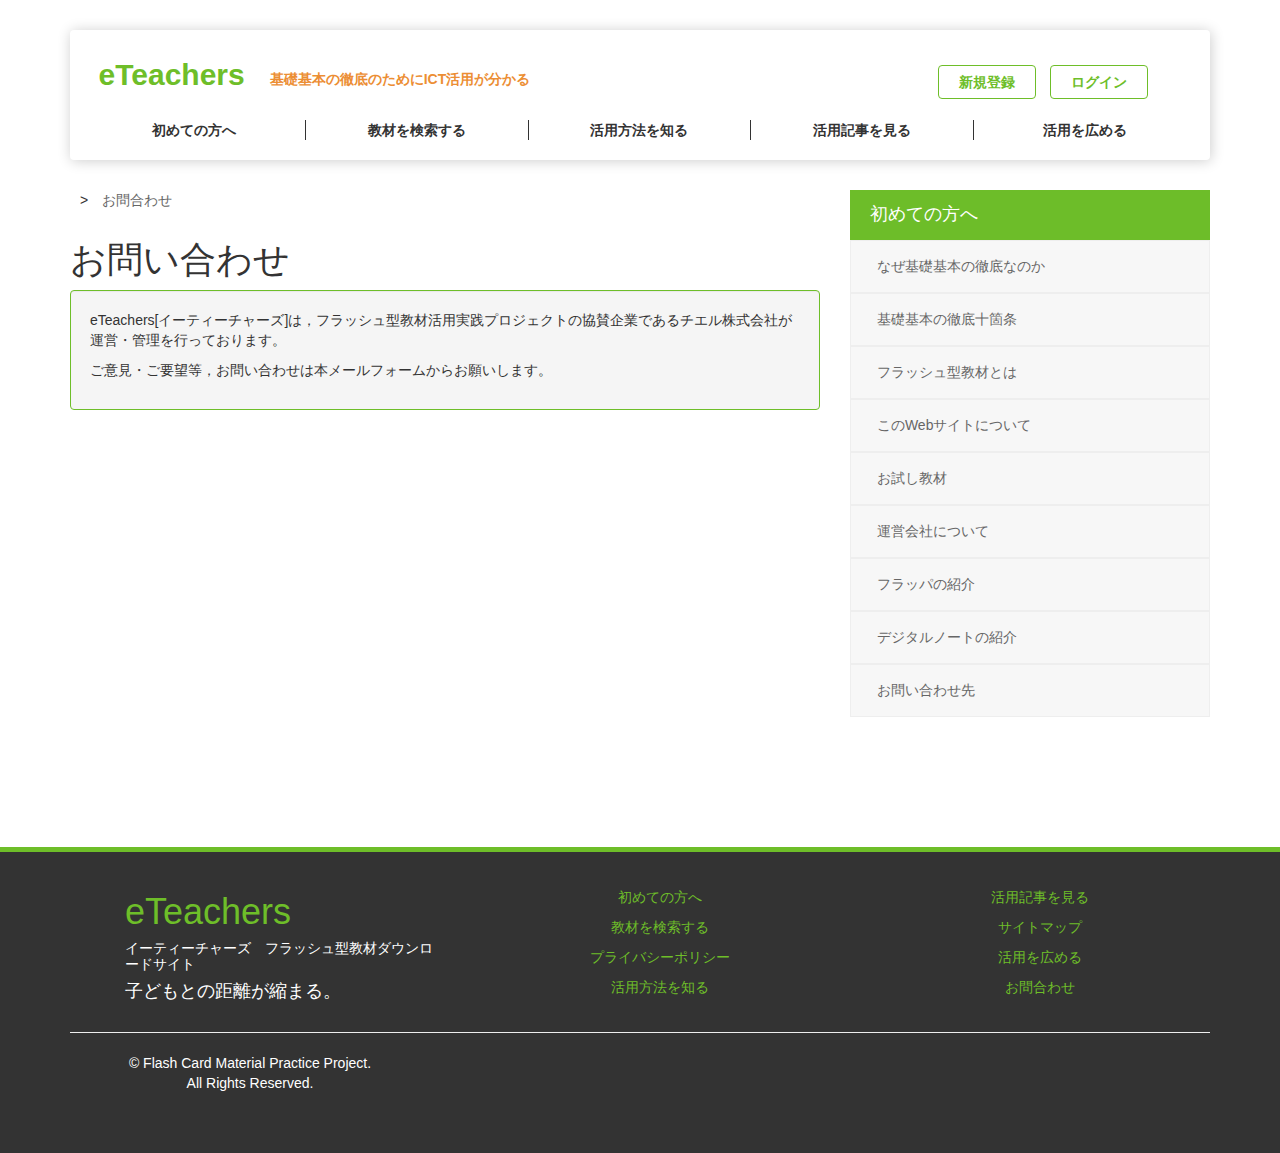
<file: contact/index.html>
<!DOCTYPE html>
<html>
<head>
  <link rel="stylesheet" href="../assets/css/bootstrap.css">
  <link rel="stylesheet" href="../assets/css/master.css">
  <link rel="stylesheet" href="../assets/css/nav.css">
  <link rel="stylesheet" href="../assets/css/top.css">

  <script src="https://ajax.googleapis.com/ajax/libs/jquery/2.2.4/jquery.min.js"></script></script>
  <script src="../assets/js/main.js"></script>
  <script src="../assets/js/bootstrap.js"></script>


  <link href="https://maxcdn.bootstrapcdn.com/font-awesome/4.6.3/css/font-awesome.min.css" rel="stylesheet" integrity="sha384-T8Gy5hrqNKT+hzMclPo118YTQO6cYprQmhrYwIiQ/3axmI1hQomh7Ud2hPOy8SP1" crossorigin="anonymous">

  <meta http-equiv="Content-Type" content="text/html; charset=UTF-8">

  <title>基礎基本の徹底のためのICT活用事例 | eTeachers</title>
</head>

<body>
  <div class="container">
    <nav class="top-nav">
      <div class="nav-contents">
        <div class="row">
          <div class="col-sm-9">
            <a class="navbar-brand" href="../">eTeachers</a>
            <span class="navbar-brand-sub">基礎基本の徹底のためにICT活用が分かる</span>
          </div>

          <div class="col-sm-3">
            <div class="top-nav-registration">
              <button class="btn btn-primary">新規登録</button>
              <button class="btn btn-primary">ログイン</button>
            </div>
          </div>
        </div><!-- row-->

        <div class="row">
          <ul class="nav-items">
            <li><a href="../guide/index.html">初めての方へ</a></li>
            <li><a href="../register.html">教材を検索する</a></li>
            <li><a href="../how-to/learn.html">活用方法を知る</a></li>
            <li><a href="../articles/index.html">活用記事を見る</a></li>
            <li><a href="../package/index.html">活用を広める</a></li>
          </ul>
        </div><!-- row-->
      </div><!-- nav-contents -->
    </nav>
  </div><!-- container -->

  <div class="container"> 
    <div class="row">
      <div class="col-md-8">
        <div class="sub-nav">
          <ul>
            <li><a href="../"><i class="fa fa-home" aria-hidden="true"></i></a></li>
            <li><a href="../contact/index.html">お問合わせ</a></li>
          </ul> 
        </div><!-- sub-nav -->

        <section class="post-content">
          <h1>お問い合わせ</h1>

          <div class="well">
            <p>
              eTeachers[イーティーチャーズ]は，フラッシュ型教材活用実践プロジェクトの協賛企業であるチエル株式会社が運営・管理を行っております。
            </p>
            <p>
              ご意見・ご要望等，お問い合わせは本メールフォームからお願いします。
            </p>
          </div><!-- well -->
        </section><!-- post-content -->
      </div><!-- col-md-8 -->

      <div class="col-md-4">
        <div class="sidebar-nav">
          <div class="sidebar-nav-heading">
            <h4>初めての方へ</h4>
          </div>

          <div class="sidebar-nav-items">
            <ul>
              <a href="../"><li>なぜ基礎基本の徹底なのか</li></a>
              <a href="../"><li>基礎基本の徹底十箇条</li></a>
              <a href="../"><li>フラッシュ型教材とは</li></a>
              <a href="../"><li>このWebサイトについて</li></a>
              <a href="../guide/challenge.html"><li>お試し教材</li></a>
              <a href="../"><li>運営会社について</li></a>
              <a href="../"><li>フラッパの紹介</li></a>
              <a href="../"><li>デジタルノートの紹介</li></a>
              <a href="../contact/index.html"><li>お問い合わせ先</li></a>
            </ul>
          </div><!-- sidebar-nav-items -->
        </div><!-- sidebar-nav -->

        
      </div><!-- col-md-4 -->
    </div><!-- row -->
  </div><!-- container -->

  

  <footer class="footer">
    <div class="container text-center">
      <br>
      <div class="row">
        <div class="col-lg-12">
          <div class="col-md-4">
            <ul class="footer-company">
              <h1 class="footer-brand">eTeachers</h1>
              <h5>イーティーチャーズ　フラッシュ型教材ダウンロードサイト</h5>
              <h4>子どもとの距離が縮まる。</h4>
            </ul>
          </div>
          <div class="col-md-4">
            <ul class="footer-links">
              <li><a href="../guide/index.html">初めての方へ</a></li>
              <li><a href="../register.html">教材を検索する</a></li>
              <li><a href="../privacy/index.html">プライバシーポリシー</a></li>
              <li><a href="../how-to/learn.html">活用方法を知る</a></li>
            </ul>
          </div>
          <div class="col-md-4">
            <ul class="footer-links">
              <li><a href="../articles/index.html">活用記事を見る</a></li>   
              <li><a href="../#">サイトマップ</a></li> 
              <li><a href="../package/index.html">活用を広める</a></li>
              <li><a href="../contact/index.html">お問合わせ</a></li>
            </ul>
          </div>  
        </div>
      </div><!-- row -->
      <hr>
        <div class="row">
            <div class="col-md-4">
              <p>© Flash Card Material Practice Project.<br>All Rights Reserved.</p>
            </div>
        </div>
    </div>
  </footer>
</body>

</html>
</file>
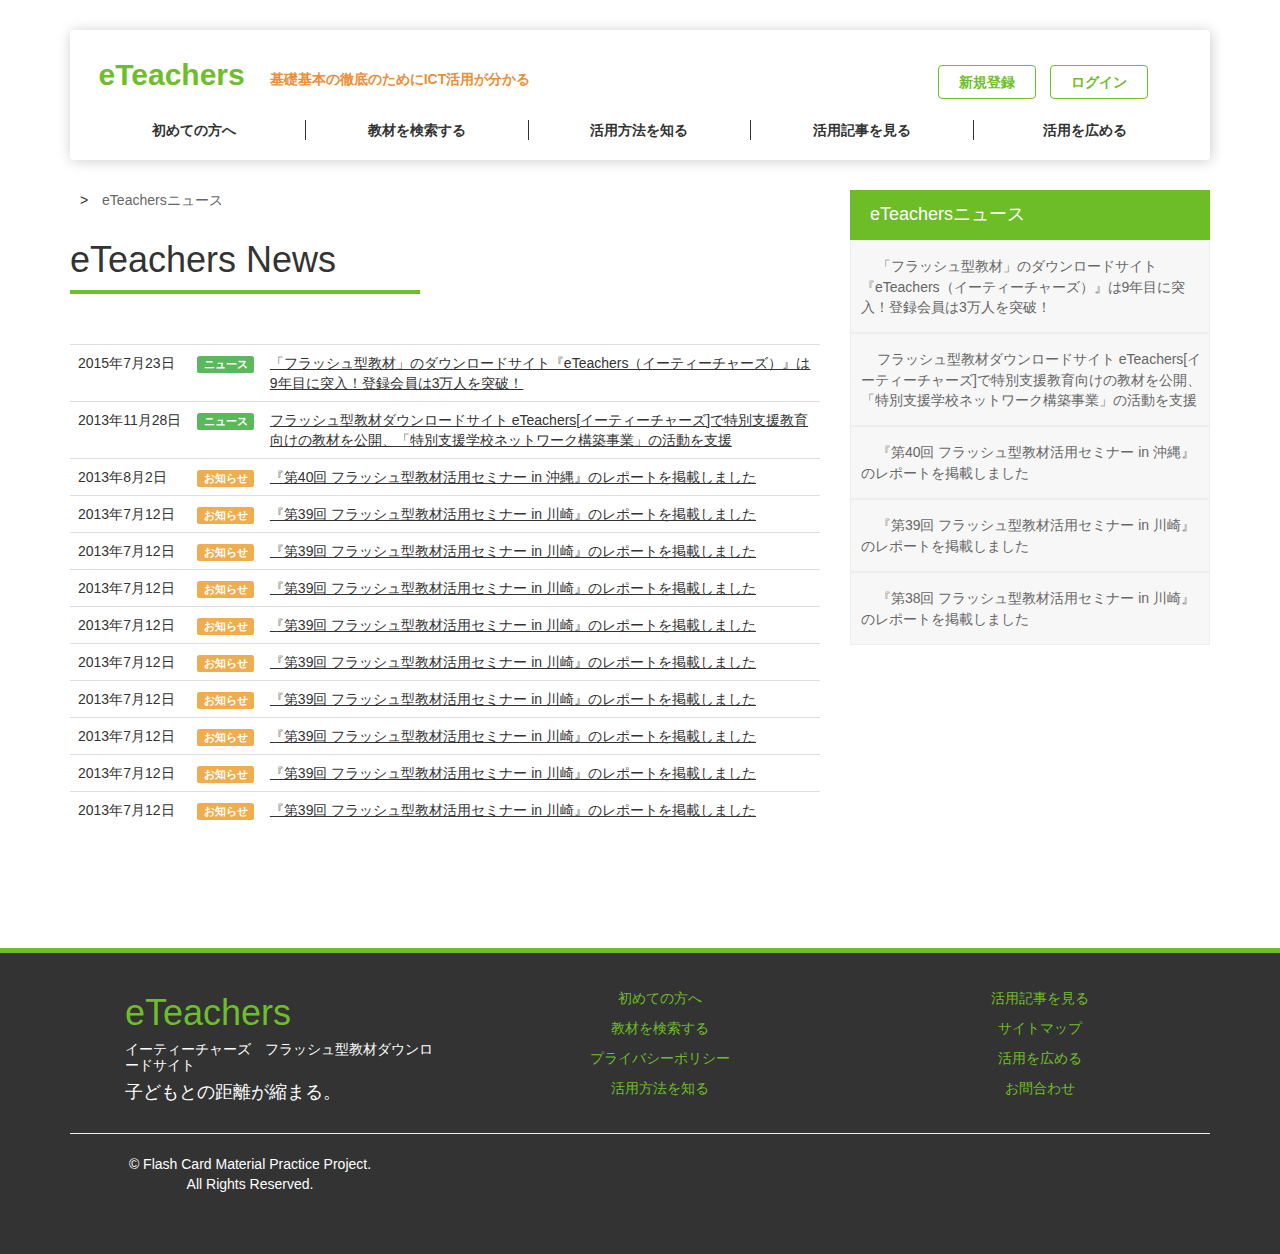
<file: news/index.html>
<!DOCTYPE html>
<html>
<head>
  <link rel="stylesheet" href="../assets/css/bootstrap.css">
  <link rel="stylesheet" href="../assets/css/master.css">
  <link rel="stylesheet" href="../assets/css/nav.css">
  <link rel="stylesheet" href="../assets/css/top.css">

  <script src="https://ajax.googleapis.com/ajax/libs/jquery/2.2.4/jquery.min.js"></script></script>
  <script src="../assets/js/main.js"></script>
  <script src="../assets/js/bootstrap.js"></script>


  <link href="https://maxcdn.bootstrapcdn.com/font-awesome/4.6.3/css/font-awesome.min.css" rel="stylesheet" integrity="sha384-T8Gy5hrqNKT+hzMclPo118YTQO6cYprQmhrYwIiQ/3axmI1hQomh7Ud2hPOy8SP1" crossorigin="anonymous">

  <meta http-equiv="Content-Type" content="text/html; charset=UTF-8">

  <title>eTeachersニュース | eTeachers</title>
</head>

<body>
  <div class="container">
    <nav class="top-nav">
      <div class="nav-contents">
        <div class="row">
          <div class="col-sm-9">
            <a class="navbar-brand" href="../">eTeachers</a>
            <span class="navbar-brand-sub">基礎基本の徹底のためにICT活用が分かる</span>
          </div>

          <div class="col-sm-3">
            <div class="top-nav-registration">
              <button class="btn btn-primary">新規登録</button>
              <button class="btn btn-primary">ログイン</button>
            </div>
          </div>
        </div><!-- row-->

        <div class="row">
          <ul class="nav-items">
            <li><a href="../guide/index.html">初めての方へ</a></li>
            <li><a href="../register.html">教材を検索する</a></li>
            <li><a href="../how-to/learn.html">活用方法を知る</a></li>
            <li><a href="../articles/index.html">活用記事を見る</a></li>
            <li><a href="../package/index.html">活用を広める</a></li>
          </ul>
        </div><!-- row-->
      </div><!-- nav-contents -->
    </nav>
  </div><!-- container -->

  <div class="container"> 
    <div class="row">
      <div class="col-md-8">
        <div class="sub-nav">
          <ul>
            <li><a href="../"><i class="fa fa-home" aria-hidden="true"></i></a></li>
            <li><a href="../news">eTeachersニュース</a></li>
          </ul> 
        </div><!-- sub-nav -->

        <section class="post-content">

          <h1>eTeachers News</h1>

          <div class="news-break"></div>

          <table class="table news-table">
            <tr>
              <td>2015年7月23日</td>
              <td><label class="label label-success">ニュース</label></td>
              <td><a href="../">「フラッシュ型教材」のダウンロードサイト『eTeachers（イーティーチャーズ）』は9年目に突入！登録会員は3万人を突破！</a></td>
            </tr>
            <tr>
              <td>2013年11月28日</td>
              <td><label class="label label-success">ニュース</label></td>
              <td><a href="../">フラッシュ型教材ダウンロードサイト eTeachers[イーティーチャーズ]で特別支援教育向けの教材を公開、「特別支援学校ネットワーク構築事業」の活動を支援</a></td>
            </tr>
            <tr>
              <td>2013年8月2日</td>
              <td><label class="label label-warning">お知らせ</label></td>
              <td><a href="../">『第40回 フラッシュ型教材活用セミナー in 沖縄』のレポートを掲載しました</a></td>
            </tr>
            <tr>
              <td>2013年7月12日</td>
              <td><label class="label label-warning">お知らせ</label></td>
              <td><a href="../">『第39回 フラッシュ型教材活用セミナー in 川崎』のレポートを掲載しました</a></td>
            </tr> 
            <tr>
              <td>2013年7月12日</td>
              <td><label class="label label-warning">お知らせ</label></td>
              <td><a href="../">『第39回 フラッシュ型教材活用セミナー in 川崎』のレポートを掲載しました</a></td>
            </tr> 
            <tr>
              <td>2013年7月12日</td>
              <td><label class="label label-warning">お知らせ</label></td>
              <td><a href="../">『第39回 フラッシュ型教材活用セミナー in 川崎』のレポートを掲載しました</a></td>
            </tr> 
            <tr>
              <td>2013年7月12日</td>
              <td><label class="label label-warning">お知らせ</label></td>
              <td><a href="../">『第39回 フラッシュ型教材活用セミナー in 川崎』のレポートを掲載しました</a></td>
            </tr> 
            <tr>
              <td>2013年7月12日</td>
              <td><label class="label label-warning">お知らせ</label></td>
              <td><a href="../">『第39回 フラッシュ型教材活用セミナー in 川崎』のレポートを掲載しました</a></td>
            </tr> 
            <tr>
              <td>2013年7月12日</td>
              <td><label class="label label-warning">お知らせ</label></td>
              <td><a href="../">『第39回 フラッシュ型教材活用セミナー in 川崎』のレポートを掲載しました</a></td>
            </tr> 
            <tr>
              <td>2013年7月12日</td>
              <td><label class="label label-warning">お知らせ</label></td>
              <td><a href="../">『第39回 フラッシュ型教材活用セミナー in 川崎』のレポートを掲載しました</a></td>
            </tr> 
            <tr>
              <td>2013年7月12日</td>
              <td><label class="label label-warning">お知らせ</label></td>
              <td><a href="../">『第39回 フラッシュ型教材活用セミナー in 川崎』のレポートを掲載しました</a></td>
            </tr> 
            <tr>
              <td>2013年7月12日</td>
              <td><label class="label label-warning">お知らせ</label></td>
              <td><a href="../">『第39回 フラッシュ型教材活用セミナー in 川崎』のレポートを掲載しました</a></td>
            </tr> 
          </table>
        </section><!-- post-content -->
      </div><!-- col-md-8 -->

      <div class="col-md-4">
        <div class="sidebar-nav">
          <div class="sidebar-nav-heading">
            <h4>eTeachersニュース</h4>
          </div>

          <div class="sidebar-nav-items">
            <ul>
              <a href="../"><li>「フラッシュ型教材」のダウンロードサイト『eTeachers（イーティーチャーズ）』は9年目に突入！登録会員は3万人を突破！</li></a>
              <a href="../"><li>フラッシュ型教材ダウンロードサイト eTeachers[イーティーチャーズ]で特別支援教育向けの教材を公開、「特別支援学校ネットワーク構築事業」の活動を支援</li></a>
              <a href="../"><li>『第40回 フラッシュ型教材活用セミナー in 沖縄』のレポートを掲載しました</li></a>
              <a href="../"><li>『第39回 フラッシュ型教材活用セミナー in 川崎』のレポートを掲載しました</li></a>
              <a href="../"><li>『第38回 フラッシュ型教材活用セミナー in 川崎』のレポートを掲載しました</li></a>
            </ul>
          </div><!-- sidebar-nav-items -->
        </div><!-- sidebar-nav -->

        
      </div><!-- col-md-4 -->
    </div><!-- row -->
  </div><!-- container -->

  

  <footer class="footer">
    <div class="container text-center">
      <br>
      <div class="row">
        <div class="col-lg-12">
          <div class="col-md-4">
            <ul class="footer-company">
              <h1 class="footer-brand">eTeachers</h1>
              <h5>イーティーチャーズ　フラッシュ型教材ダウンロードサイト</h5>
              <h4>子どもとの距離が縮まる。</h4>
            </ul>
          </div>
          <div class="col-md-4">
            <ul class="footer-links">
              <li><a href="../guide/index.html">初めての方へ</a></li>
              <li><a href="../register.html">教材を検索する</a></li>
              <li><a href="../privacy/index.html">プライバシーポリシー</a></li>
              <li><a href="../how-to/learn.html">活用方法を知る</a></li>
            </ul>
          </div>
          <div class="col-md-4">
            <ul class="footer-links">
              <li><a href="../articles/index.html">活用記事を見る</a></li>   
              <li><a href="../#">サイトマップ</a></li> 
              <li><a href="../package/index.html">活用を広める</a></li>
              <li><a href="../contact/index.html">お問合わせ</a></li>
            </ul>
          </div>  
        </div>
      </div><!-- row -->
      <hr>
        <div class="row">
            <div class="col-md-4">
              <p>© Flash Card Material Practice Project.<br>All Rights Reserved.</p>
            </div>
        </div>
    </div>
  </footer>
</body>

</html>
</file>
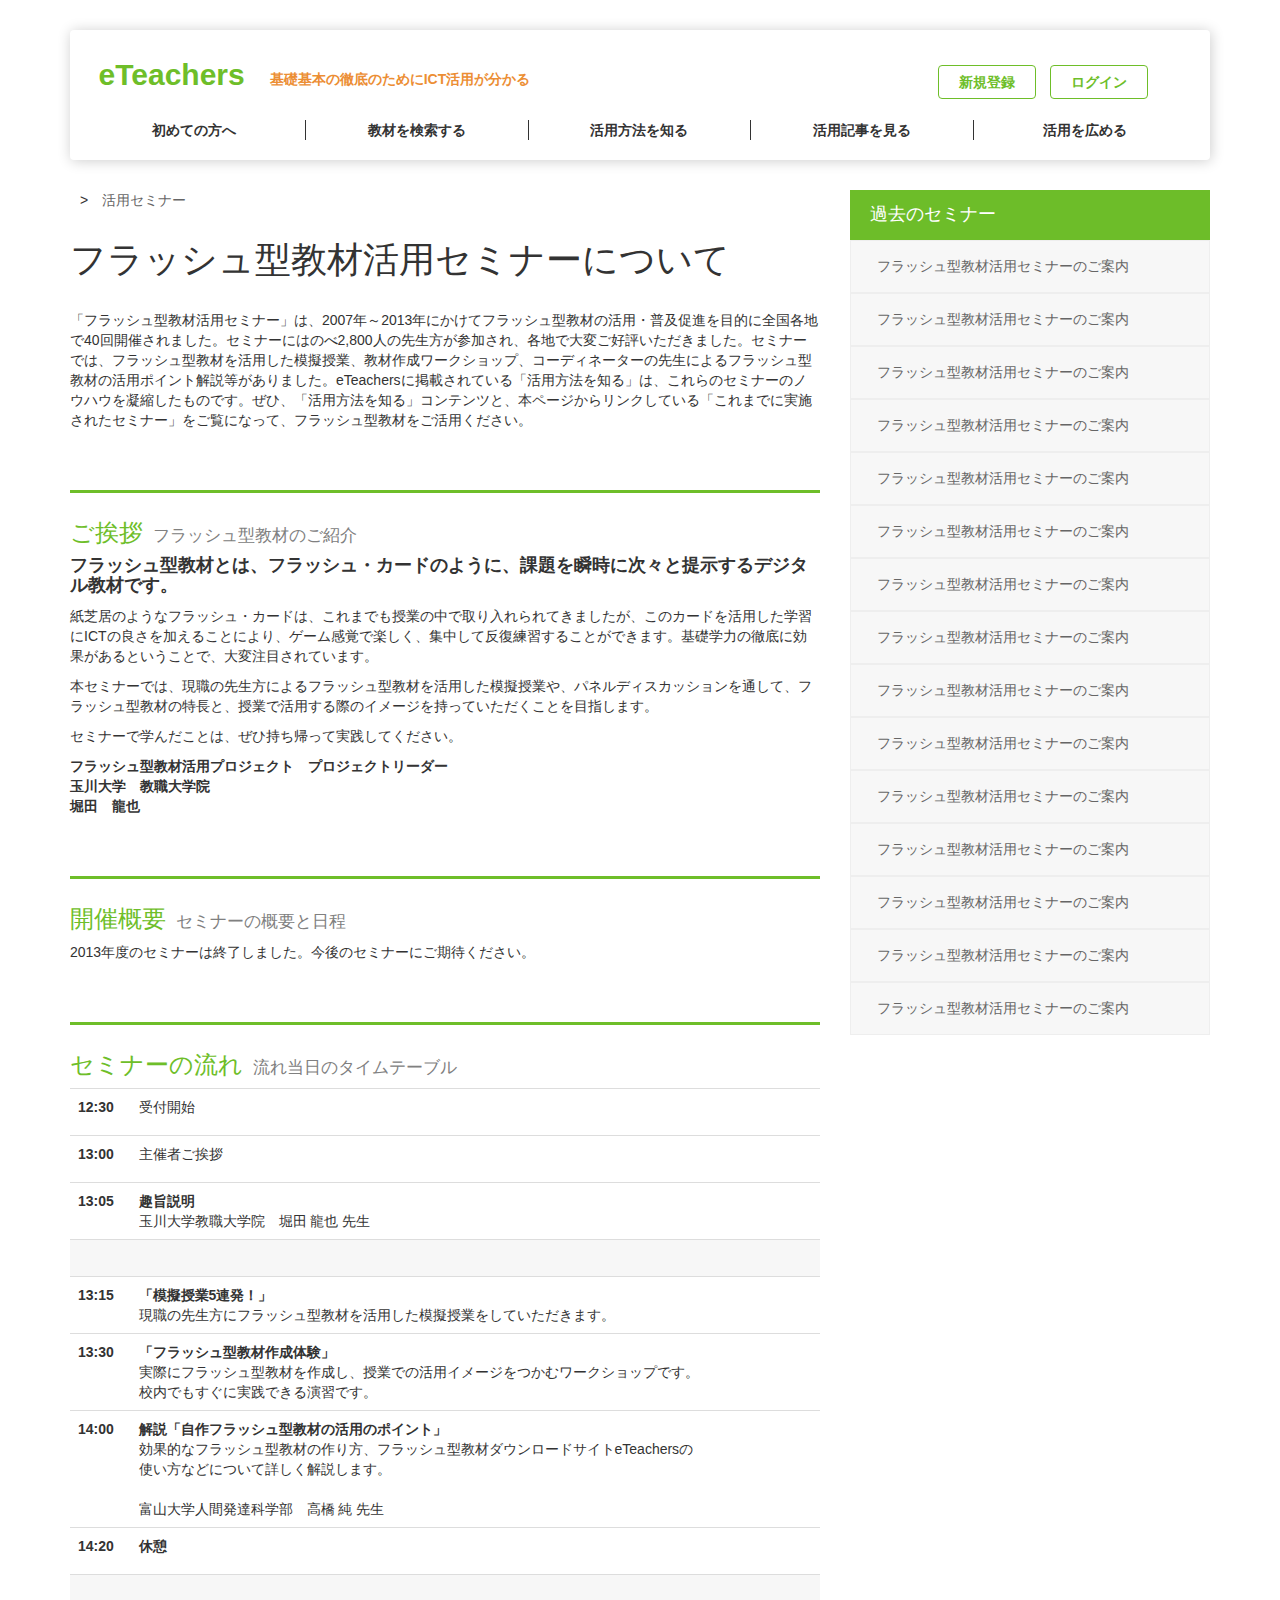
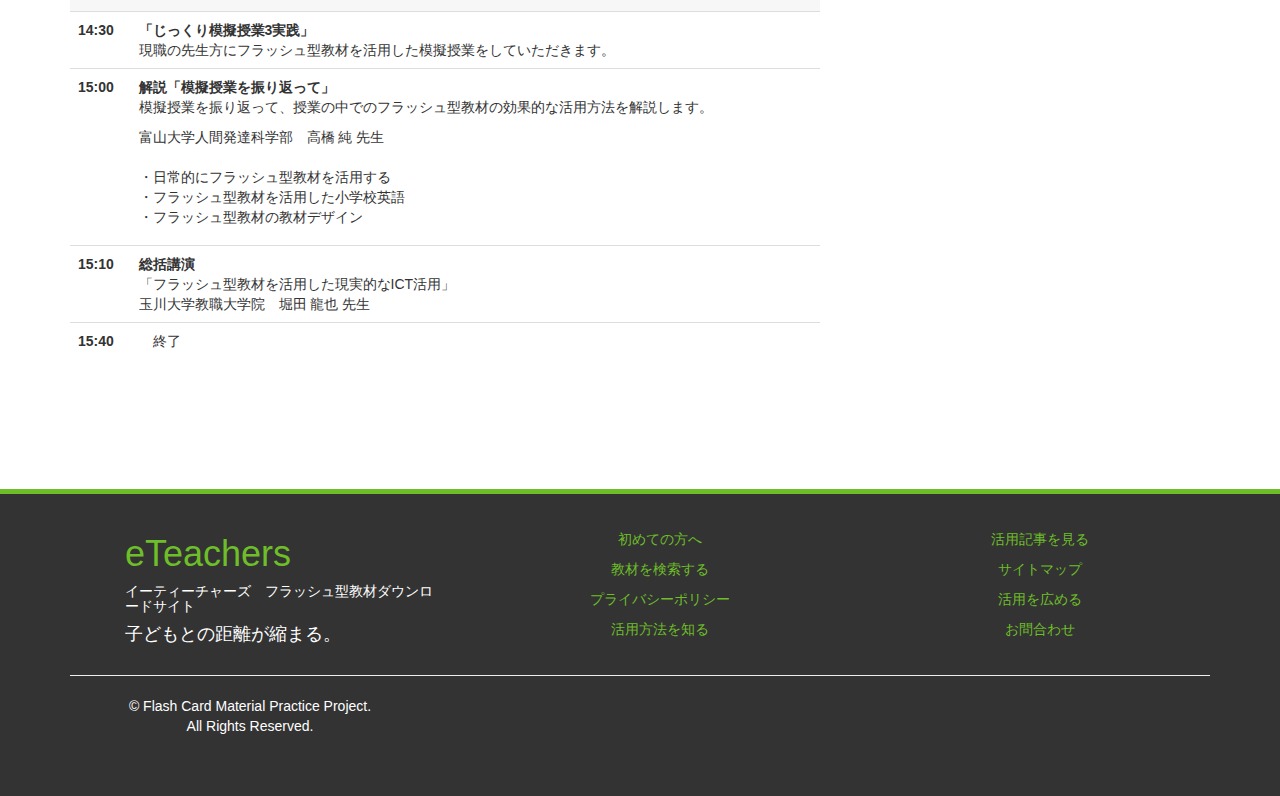
<file: seminar/index.html>
<!DOCTYPE html>
<html>
<head>
  <link rel="stylesheet" href="../assets/css/bootstrap.css">
  <link rel="stylesheet" href="../assets/css/master.css">
  <link rel="stylesheet" href="../assets/css/nav.css">
  <link rel="stylesheet" href="../assets/css/top.css">

  <script src="https://ajax.googleapis.com/ajax/libs/jquery/2.2.4/jquery.min.js"></script></script>
  <script src="../assets/js/main.js"></script>
  <script src="../assets/js/bootstrap.js"></script>


  <link href="https://maxcdn.bootstrapcdn.com/font-awesome/4.6.3/css/font-awesome.min.css" rel="stylesheet" integrity="sha384-T8Gy5hrqNKT+hzMclPo118YTQO6cYprQmhrYwIiQ/3axmI1hQomh7Ud2hPOy8SP1" crossorigin="anonymous">

  <meta http-equiv="Content-Type" content="text/html; charset=UTF-8">

  <title>活用セミナー | eTeachers</title>
</head>

<body>
  <div class="container">
    <nav class="top-nav">
      <div class="nav-contents">
        <div class="row">
          <div class="col-sm-9">
            <a class="navbar-brand" href="../">eTeachers</a>
            <span class="navbar-brand-sub">基礎基本の徹底のためにICT活用が分かる</span>
          </div>

          <div class="col-sm-3">
            <div class="top-nav-registration">
              <button class="btn btn-primary">新規登録</button>
              <button class="btn btn-primary">ログイン</button>
            </div>
          </div>
        </div><!-- row-->

        <div class="row">
          <ul class="nav-items">
            <li><a href="../guide/index.html">初めての方へ</a></li>
            <li><a href="../register.html">教材を検索する</a></li>
            <li><a href="../how-to/learn.html">活用方法を知る</a></li>
            <li><a href="../articles/index.html">活用記事を見る</a></li>
            <li><a href="../package/index.html">活用を広める</a></li>
          </ul>
        </div><!-- row-->
      </div><!-- nav-contents -->
    </nav>
  </div><!-- container -->

  <div class="container"> 
    <div class="row">
      <div class="col-md-8">
        <div class="sub-nav">
          <ul>
            <li><a href="../"><i class="fa fa-home" aria-hidden="true"></i></a></li>
            <li><a href="../seminar/index.html">活用セミナー</a></li>
          </ul> 
        </div><!-- sub-nav -->

        <section class="post-content">
          <div class="post-content-heading">
            <h1>フラッシュ型教材活用セミナーについて</h1>
          </div>

          <p> 
            「フラッシュ型教材活用セミナー」は、2007年～2013年にかけてフラッシュ型教材の活用・普及促進を目的に全国各地で40回開催されました。セミナーにはのべ2,800人の先生方が参加され、各地で大変ご好評いただきました。セミナーでは、フラッシュ型教材を活用した模擬授業、教材作成ワークショップ、コーディネーターの先生によるフラッシュ型教材の活用ポイント解説等がありました。eTeachersに掲載されている「活用方法を知る」は、これらのセミナーのノウハウを凝縮したものです。ぜひ、「活用方法を知る」コンテンツと、本ページからリンクしている「これまでに実施されたセミナー」をご覧になって、フラッシュ型教材をご活用ください。
          </p>

          <div class="post-panel">
            <h3>ご挨拶<span class="sub-title">フラッシュ型教材のご紹介</span></h3>

            <h4><strong>フラッシュ型教材とは、フラッシュ・カードのように、課題を瞬時に次々と提示するデジタル教材です。</strong></h4>

            <p>
              紙芝居のようなフラッシュ・カードは、これまでも授業の中で取り入れられてきましたが、このカードを活用した学習にICTの良さを加えることにより、ゲーム感覚で楽しく、集中して反復練習することができます。基礎学力の徹底に効果があるということで、大変注目されています。
            </p>
            <p>
              本セミナーでは、現職の先生方によるフラッシュ型教材を活用した模擬授業や、パネルディスカッションを通して、フラッシュ型教材の特長と、授業で活用する際のイメージを持っていただくことを目指します。
            </p>
            <p>
              セミナーで学んだことは、ぜひ持ち帰って実践してください。
            </p>
            <p>
              <strong>
                フラッシュ型教材活用プロジェクト　プロジェクトリーダー<br>
                玉川大学　教職大学院<br>
                堀田　龍也<br>
              </strong>
            </p>
          </div><!-- post-panel -->

          <div class="post-panel">
            <h3>開催概要<span class="sub-title">セミナーの概要と日程</span></h3>
            <p>
              2013年度のセミナーは終了しました。今後のセミナーにご期待ください。
            </p>
            
          </div><!-- post-panel -->


          <div class="post-panel">
            <h3>セミナーの流れ<span class="sub-title">流れ当日のタイムテーブル</span></h3>

            <table class="table">
              <tbody>
                <tr>
                  <th><p>12:30</p></th>
                  <td>受付開始</td>
                </tr>
                <tr>
                  <th><p>13:00</p></th>
                  <td>主催者ご挨拶</td>
                </tr>
                <tr>
                  <th><p>13:05</p></th>
                  <td><strong>趣旨説明</strong><br>
                    玉川大学教職大学院　堀田 龍也 先生</td>
                </tr>
                <tr>
                  <td colspan="2" class="td_midasi">　</td>
                </tr>
                <tr>
                  <th><p>13:15</p></th>
                  <td><strong>「模擬授業5連発！」</strong><br>
                    現職の先生方にフラッシュ型教材を活用した模擬授業をしていただきます。</td>
                </tr>
                <tr>
                  <th><p>13:30</p></th>
                  <td><strong>「フラッシュ型教材作成体験」</strong><br>
                    実際にフラッシュ型教材を作成し、授業での活用イメージをつかむワークショップです。<br>
                    校内でもすぐに実践できる演習です。 <br></td>
                </tr>
                <tr>
                  <th height="59">14:00</th>
                  <td valign="top"><strong>解説「自作フラッシュ型教材の活用のポイント」</strong><br>
                    効果的なフラッシュ型教材の作り方、フラッシュ型教材ダウンロードサイトeTeachersの<br>
                    使い方などについて詳しく解説します。<br>
                    <br>
                    富山大学人間発達科学部　高橋 純 先生 </td>
                </tr>
                <tr>
                  <th><p>14:20</p></th>
                  <td><strong>休憩</strong><br></td>
                </tr>
                <tr>
                  <td colspan="2" class="td_midasi">　</td>
                </tr>
                <tr>
                  <th><p>14:30</p></th>
                  <td><strong>「じっくり模擬授業3実践」</strong><br>
                    現職の先生方にフラッシュ型教材を活用した模擬授業をしていただきます。 </td>
                </tr>
                <tr>
                  <th>15:00</th>
                  <td><p><strong>解説「模擬授業を振り返って」</strong><br>
                      模擬授業を振り返って、授業の中でのフラッシュ型教材の効果的な活用方法を解説します。<br>
                    </p>
                    <p>富山大学人間発達科学部　高橋 純 先生<br>
                      <br>
                      ・日常的にフラッシュ型教材を活用する<br>
                      ・フラッシュ型教材を活用した小学校英語<br>
                      ・フラッシュ型教材の教材デザイン<br>
                    </p></td>
                </tr>
                <tr>
                  <th><p>15:10</p></th>
                  <td><strong>総括講演</strong><br>
                    「フラッシュ型教材を活用した現実的なICT活用」<br>
                    玉川大学教職大学院　堀田 龍也 先生 </td>
                </tr>
                <tr>
                  <th><p>15:40</p></th>
                  <td>　終了</td>
                </tr>
              </tbody>
            </table>
          </div><!-- post-panel -->

        </section><!-- post-content -->
      </div><!-- col-md-8 -->

      <div class="col-md-4">
        <div class="sidebar-nav">
          <div class="sidebar-nav-heading">
            <h4>過去のセミナー</h4>
          </div>

          <div class="sidebar-nav-items">
            <ul>
              <a href="../"><li>フラッシュ型教材活用セミナーのご案内</li></a>
              <a href="../"><li>フラッシュ型教材活用セミナーのご案内</li></a>
              <a href="../"><li>フラッシュ型教材活用セミナーのご案内</li></a>
              <a href="../"><li>フラッシュ型教材活用セミナーのご案内</li></a>
              <a href="../"><li>フラッシュ型教材活用セミナーのご案内</li></a>
              <a href="../"><li>フラッシュ型教材活用セミナーのご案内</li></a>
              <a href="../"><li>フラッシュ型教材活用セミナーのご案内</li></a>
              <a href="../"><li>フラッシュ型教材活用セミナーのご案内</li></a>
              <a href="../"><li>フラッシュ型教材活用セミナーのご案内</li></a>
              <a href="../"><li>フラッシュ型教材活用セミナーのご案内</li></a>
              <a href="../"><li>フラッシュ型教材活用セミナーのご案内</li></a>
              <a href="../"><li>フラッシュ型教材活用セミナーのご案内</li></a>
              <a href="../"><li>フラッシュ型教材活用セミナーのご案内</li></a>
              <a href="../"><li>フラッシュ型教材活用セミナーのご案内</li></a>
              <a href="../"><li>フラッシュ型教材活用セミナーのご案内</li></a>
            </ul>
          </div><!-- sidebar-nav-items -->
        </div><!-- sidebar-nav -->
      </div><!-- col-md-4 -->
    </div><!-- row -->
  </div><!-- container -->

  

  <footer class="footer">
    <div class="container text-center">
      <br>
      <div class="row">
        <div class="col-lg-12">
          <div class="col-md-4">
            <ul class="footer-company">
              <h1 class="footer-brand">eTeachers</h1>
              <h5>イーティーチャーズ　フラッシュ型教材ダウンロードサイト</h5>
              <h4>子どもとの距離が縮まる。</h4>
            </ul>
          </div>
          <div class="col-md-4">
            <ul class="footer-links">
              <li><a href="../guide/index.html">初めての方へ</a></li>
              <li><a href="../register.html">教材を検索する</a></li>
              <li><a href="../privacy/index.html">プライバシーポリシー</a></li>
              <li><a href="../how-to/learn.html">活用方法を知る</a></li>
            </ul>
          </div>
          <div class="col-md-4">
            <ul class="footer-links">
              <li><a href="../articles/index.html">活用記事を見る</a></li>   
              <li><a href="../#">サイトマップ</a></li> 
              <li><a href="../package/index.html">活用を広める</a></li>
              <li><a href="../contact/index.html">お問合わせ</a></li>
            </ul>
          </div>  
        </div>
      </div><!-- row -->
      <hr>
        <div class="row">
            <div class="col-md-4">
              <p>© Flash Card Material Practice Project.<br>All Rights Reserved.</p>
            </div>
        </div>
    </div>
  </footer>
</body>

</html>
</file>
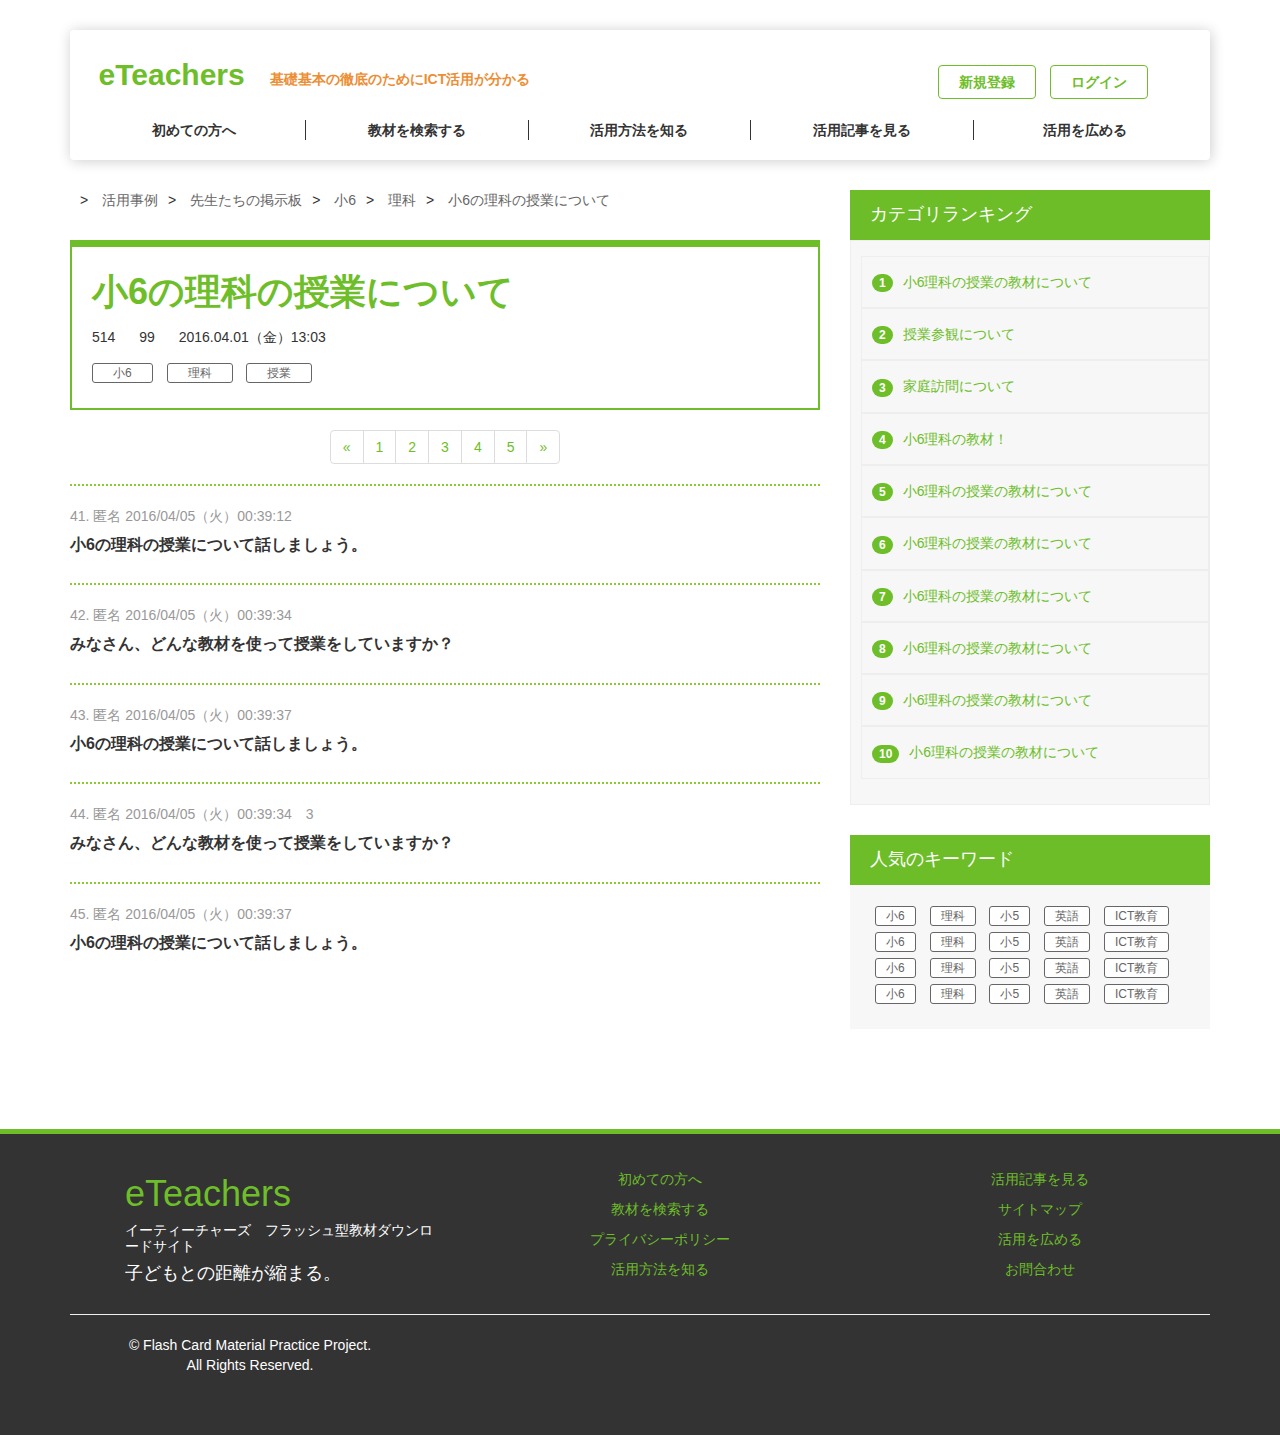
<file: examples/6th-grade.html>
<!DOCTYPE html>
<html>
<head>
  <link rel="stylesheet" href="../assets/css/master.css">
  <link rel="stylesheet" href="../assets/css/nav.css">
  <link rel="stylesheet" href="../assets/css/top.css">
  <link rel="stylesheet" href="../assets/css/bootstrap.css">

  <script src="https://ajax.googleapis.com/ajax/libs/jquery/2.2.4/jquery.min.js"></script></script>
  <script src="../assets/js/main.js"></script>
  <script src="../assets/js/bootstrap.js"></script>


  <link href="https://maxcdn.bootstrapcdn.com/font-awesome/4.6.3/css/font-awesome.min.css" rel="stylesheet" integrity="sha384-T8Gy5hrqNKT+hzMclPo118YTQO6cYprQmhrYwIiQ/3axmI1hQomh7Ud2hPOy8SP1" crossorigin="anonymous">

  <meta http-equiv="Content-Type" content="text/html; charset=UTF-8">

  <title>基礎基本の徹底のためのICT活用事例 | eTeachers</title>
</head>

<body>
  <div class="container">
    <nav class="top-nav">
      <div class="nav-contents">
        <div class="row">
          <div class="col-sm-9">
            <a class="navbar-brand" href="../">eTeachers</a>
            <span class="navbar-brand-sub">基礎基本の徹底のためにICT活用が分かる</span>
          </div>

          <div class="col-sm-3">
            <div class="top-nav-registration">
              <button class="btn btn-primary">新規登録</button>
              <button class="btn btn-primary">ログイン</button>
            </div>
          </div>
        </div><!-- row-->

        <div class="row">
          <ul class="nav-items">
            <li><a href="../guide/index.html">初めての方へ</a></li>
            <li><a href="../register.html">教材を検索する</a></li>
            <li><a href="../how-to/learn.html">活用方法を知る</a></li>
            <li><a href="../articles/index.html">活用記事を見る</a></li>
            <li><a href="../package/index.html">活用を広める</a></li>
          </ul>
        </div><!-- row-->
      </div><!-- nav-contents -->
    </nav>
  </div><!-- container -->

  <div class="container"> 
    <div class="row">
      <div class="col-md-8">
        <div class="sub-nav">
          <ul>
            <li><a href="../"><i class="fa fa-home" aria-hidden="true"></i></a></li>
            <li><a href="../">活用事例</a></li>
            <li><a href="../">先生たちの掲示板</a></li> 
            <li><a href="../">小6</a></li>
            <li><a href="../">理科</a></li>
            <li><a href="../">小6の理科の授業について</a></li>
          </ul> 
        </div><!-- sub-nav -->

        <section class="post-content">
          <div class="forum-topic-panel">
            <h1>小6の理科の授業について</h1>
            <div class="forum-topic-details">
              <span class="forum-topic-details-items"><i class="fa fa-commenting" style="color: orange;" aria-hidden="true"></i> 514</span>

              <span class="forum-topic-details-items"><i class="fa fa-heart" style="color:red;" aria-hidden="true"></i> 99</span>

              <span class="forum-topic-details-items"><i class="fa fa-clock-o" aria-hidden="true"></i> 2016.04.01（金）13:03</span>
            </div>
            <div class="forum-topic-tags">
              <label class="label-tag">小6</label>
              <label class="label-tag">理科</label>
              <label class="label-tag">授業</label>
            </div>
          </div><!-- forum-topic-panel -->

          <nav>
            <ul class="pagination">
              <li>
                <a href="../#" aria-label="Previous">
                  <span aria-hidden="true">&laquo;</span>
                </a>
              </li>
              <li><a href="../#">1</a></li>
              <li><a href="../#">2</a></li>
              <li><a href="../#">3</a></li>
              <li><a href="../#">4</a></li>
              <li><a href="../#">5</a></li>
              <li>
                <a href="../#" aria-label="Next">
                  <span aria-hidden="true">&raquo;</span>
                </a>
              </li>
            </ul>
          </nav>

          <div class="forum-posts-container">
            <div class="forum-post">
              <div class="forum-post-info">
                41. 匿名 2016/04/05（火）00:39:12 <i class="fa fa-heart" aria-hidden="true"></i> 
              </div><!-- forum-post-info -->
              <div class="forum-post-title">
                <h5>小6の理科の授業について話しましょう。</h5>
              </div><!-- forum-post-title -->
            </div><!-- forum-post -->

            <div class="forum-post">
              <div class="forum-post-info">
                42. 匿名 2016/04/05（火）00:39:34 <i class="fa fa-heart" aria-hidden="true"></i> 
              </div><!-- forum-post-info -->
              <div class="forum-post-title">
                <h5>みなさん、どんな教材を使って授業をしていますか？</h5>
              </div><!-- forum-post-title -->
            </div><!-- forum-post -->

            <div class="forum-post">
              <div class="forum-post-info">
                43. 匿名 2016/04/05（火）00:39:37 <i class="fa fa-heart" aria-hidden="true"></i> 
              </div><!-- forum-post-info -->
              <div class="forum-post-title">
                <h5>小6の理科の授業について話しましょう。</h5>
              </div><!-- forum-post-title -->
            </div><!-- forum-post -->

            <div class="forum-post">
              <div class="forum-post-info">
                44. 匿名 2016/04/05（火）00:39:34 <i class="fa fa-heart liked" aria-hidden="true"></i> 3 
              </div><!-- forum-post-info -->
              <div class="forum-post-title">
                <h5>みなさん、どんな教材を使って授業をしていますか？</h5>
              </div><!-- forum-post-title -->
            </div><!-- forum-post -->

            <div class="forum-post">
              <div class="forum-post-info">
                45. 匿名 2016/04/05（火）00:39:37 <i class="fa fa-heart" aria-hidden="true"></i> 
              </div><!-- forum-post-info -->
              <div class="forum-post-title">
                <h5>小6の理科の授業について話しましょう。</h5>
              </div><!-- forum-post-title -->
            </div><!-- forum-post -->

          </div><!-- forum-posts-container -->
        </section>
      </div><!-- col-md-8 -->

      <div class="col-md-4">
        <div class="sidebar-ranking-nav">
          <div class="sidebar-nav-heading">
            <h4>カテゴリランキング</h4>
          </div>

          <div class="sidebar-nav-items sidebar-rankings">
            <ul>
              <a href="../"><li><span class="badge">1</span>小6理科の授業の教材について</li></a>
              <a href="../"><li><span class="badge">2</span>授業参観について</li></a>
              <a href="../"><li><span class="badge">3</span>家庭訪問について</li></a>
              <a href="../"><li><span class="badge">4</span>小6理科の教材！</li></a>
              <a href="../"><li><span class="badge">5</span>小6理科の授業の教材について</li></a>
              <a href="../"><li><span class="badge">6</span>小6理科の授業の教材について</li></a>
              <a href="../"><li><span class="badge">7</span>小6理科の授業の教材について</li></a>
              <a href="../"><li><span class="badge">8</span>小6理科の授業の教材について</li></a>
              <a href="../"><li><span class="badge">9</span>小6理科の授業の教材について</li></a>
              <a href="../"><li><span class="badge">10</span>小6理科の授業の教材について</li></a>
            </ul>
          </div><!-- sidebar-nav-items -->
        </div><!-- sidebar-nav -->

        <div class="sidebar-nav　sidebar-tags">
          <div class="sidebar-nav-heading">
            <h4>人気のキーワード</h4>
          </div>

          <div class="sidebar-tag-items">
            <div class="sidebar-tag-items-container">
              <label class="label-tag-sm">小6</label>
              <label class="label-tag-sm">理科</label>
              <label class="label-tag-sm">小5</label>
              <label class="label-tag-sm">英語</label>
              <label class="label-tag-sm">ICT教育</label>
              <label class="label-tag-sm">小6</label>
              <label class="label-tag-sm">理科</label>
              <label class="label-tag-sm">小5</label>
              <label class="label-tag-sm">英語</label>
              <label class="label-tag-sm">ICT教育</label>
              <label class="label-tag-sm">小6</label>
              <label class="label-tag-sm">理科</label>
              <label class="label-tag-sm">小5</label>
              <label class="label-tag-sm">英語</label>
              <label class="label-tag-sm">ICT教育</label>
              <label class="label-tag-sm">小6</label>
              <label class="label-tag-sm">理科</label>
              <label class="label-tag-sm">小5</label>
              <label class="label-tag-sm">英語</label>
              <label class="label-tag-sm">ICT教育</label>
            </div><!-- sidebar-tag-items-container -->
          </div><!-- sidebar-nav-items -->
        </div><!-- sidebar-nav -->
      </div><!-- col-md-4 -->
    </div><!-- row -->
  </div><!-- container -->

  

  <footer class="footer">
    <div class="container text-center">
      <br>
      <div class="row">
        <div class="col-lg-12">
          <div class="col-md-4">
            <ul class="footer-company">
              <h1 class="footer-brand">eTeachers</h1>
              <h5>イーティーチャーズ　フラッシュ型教材ダウンロードサイト</h5>
              <h4>子どもとの距離が縮まる。</h4>
            </ul>
          </div>
          <div class="col-md-4">
            <ul class="footer-links">
              <li><a href="../guide/index.html">初めての方へ</a></li>
              <li><a href="../register.html">教材を検索する</a></li>
              <li><a href="../privacy/index.html">プライバシーポリシー</a></li>
              <li><a href="../how-to/learn.html">活用方法を知る</a></li>
            </ul>
          </div>
          <div class="col-md-4">
            <ul class="footer-links">
              <li><a href="../articles/index.html">活用記事を見る</a></li>   
              <li><a href="../#">サイトマップ</a></li> 
              <li><a href="../package/index.html">活用を広める</a></li>
              <li><a href="../contact/index.html">お問合わせ</a></li>
            </ul>
          </div>  
        </div>
      </div><!-- row -->
      <hr>
        <div class="row">
            <div class="col-md-4">
              <p>© Flash Card Material Practice Project.<br>All Rights Reserved.</p>
            </div>
        </div>
    </div>
  </footer>
</body>

</html>
</file>
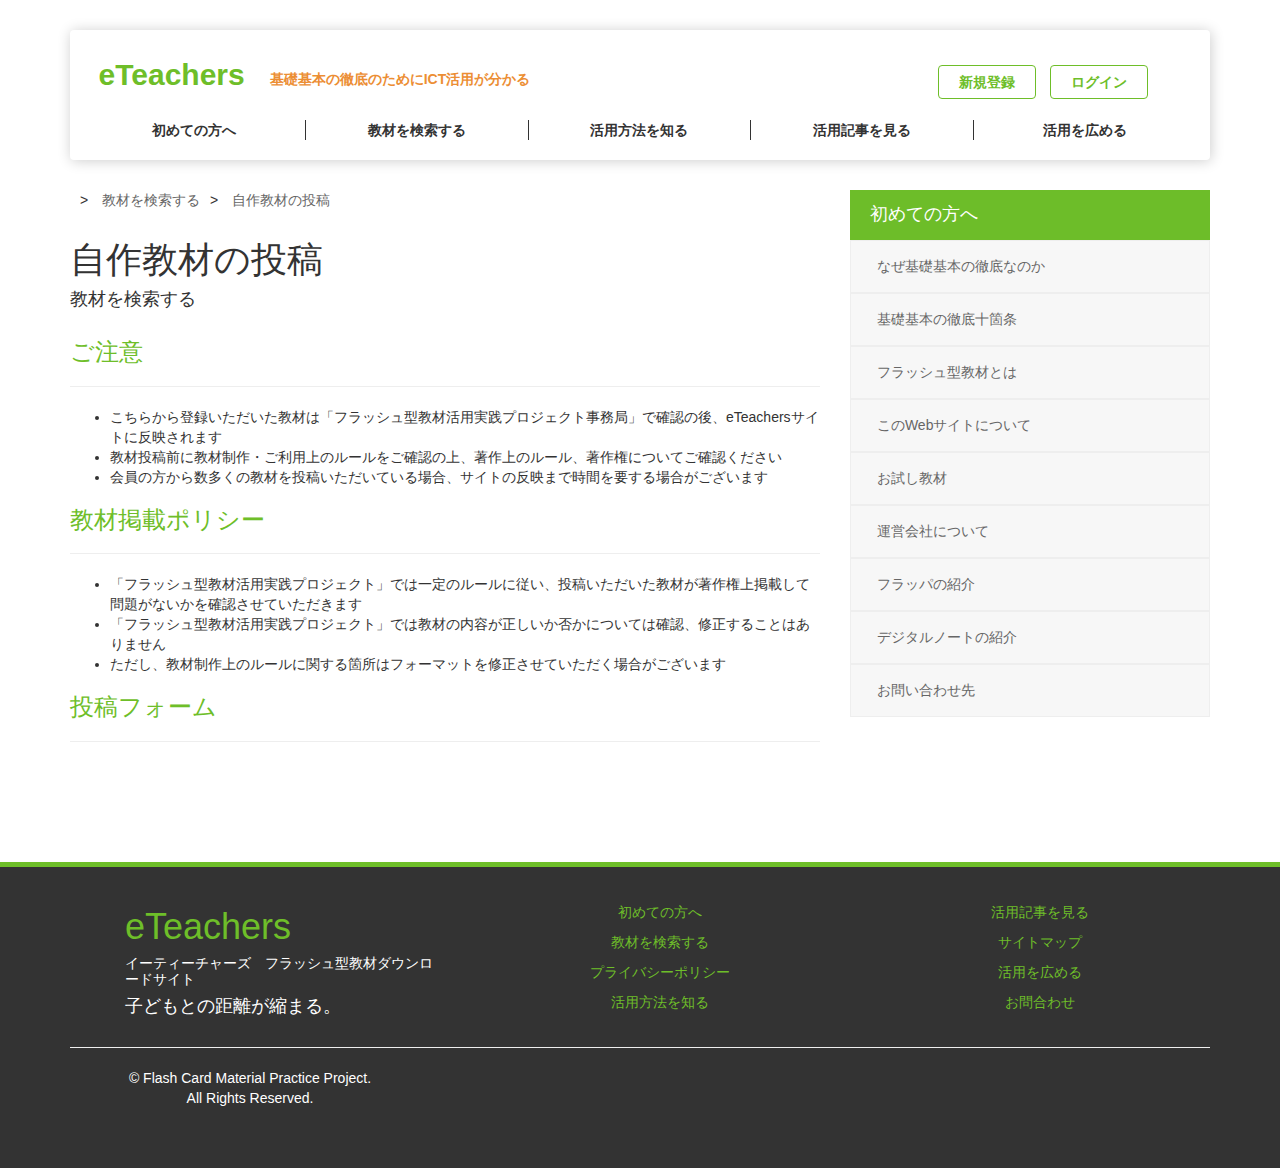
<file: flashmaterial/upload.html>
<!DOCTYPE html>
<html>
<head>
  <link rel="stylesheet" href="../assets/css/bootstrap.css">
  <link rel="stylesheet" href="../assets/css/master.css">
  <link rel="stylesheet" href="../assets/css/nav.css">
  <link rel="stylesheet" href="../assets/css/top.css">

  <script src="https://ajax.googleapis.com/ajax/libs/jquery/2.2.4/jquery.min.js"></script></script>
  <script src="../assets/js/main.js"></script>
  <script src="../assets/js/bootstrap.js"></script>


  <link href="https://maxcdn.bootstrapcdn.com/font-awesome/4.6.3/css/font-awesome.min.css" rel="stylesheet" integrity="sha384-T8Gy5hrqNKT+hzMclPo118YTQO6cYprQmhrYwIiQ/3axmI1hQomh7Ud2hPOy8SP1" crossorigin="anonymous">

  <meta http-equiv="Content-Type" content="text/html; charset=UTF-8">

  <title>自作教材の投稿 | eTeachers</title>
</head>

<body>
  <div class="container">
    <nav class="top-nav">
      <div class="nav-contents">
        <div class="row">
          <div class="col-sm-9">
            <a class="navbar-brand" href="../">eTeachers</a>
            <span class="navbar-brand-sub">基礎基本の徹底のためにICT活用が分かる</span>
          </div>

          <div class="col-sm-3">
            <div class="top-nav-registration">
              <button class="btn btn-primary">新規登録</button>
              <button class="btn btn-primary">ログイン</button>
            </div>
          </div>
        </div><!-- row-->

        <div class="row">
          <ul class="nav-items">
            <li><a href="../guide/index.html">初めての方へ</a></li>
            <li><a href="../register.html">教材を検索する</a></li>
            <li><a href="../how-to/learn.html">活用方法を知る</a></li>
            <li><a href="../articles/index.html">活用記事を見る</a></li>
            <li><a href="../package/index.html">活用を広める</a></li>
          </ul>
        </div><!-- row-->
      </div><!-- nav-contents -->
    </nav>
  </div><!-- container -->

  <div class="container"> 
    <div class="row">
      <div class="col-md-8">
        <div class="sub-nav">
          <ul>
            <li><a href="../"><i class="fa fa-home" aria-hidden="true"></i></a></li>
            <li><a href="../register.html">教材を検索する</a></li>
            <li><a href="../flashmaterial/upload.html">自作教材の投稿</a></li>
          </ul> 
        </div><!-- sub-nav -->

        <section class="post-content">
          <div class="post-content-heading">
            <h1>自作教材の投稿</h1>
            <h4>教材を検索する</h4>
          </div>

          <h3>ご注意</h3>
          <hr>

          <ul>
            <li>こちらから登録いただいた教材は「フラッシュ型教材活用実践プロジェクト事務局」で確認の後、eTeachersサイトに反映されます</li>
            <li>教材投稿前に教材制作・ご利用上のルールをご確認の上、著作上のルール、著作権についてご確認ください</li>
            <li>会員の方から数多くの教材を投稿いただいている場合、サイトの反映まで時間を要する場合がございます</li>
          </ul> 
    
          <h3>教材掲載ポリシー</h3>
          <hr>
          <ul>
            <li>「フラッシュ型教材活用実践プロジェクト」では一定のルールに従い、投稿いただいた教材が著作権上掲載して問題がないかを確認させていただきます</li>
            <li>「フラッシュ型教材活用実践プロジェクト」では教材の内容が正しいか否かについては確認、修正することはありません</li>
            <li>ただし、教材制作上のルールに関する箇所はフォーマットを修正させていただく場合がございます</li>
          </ul>

          <h3>投稿フォーム</h3>
          <hr>

        </section><!-- post-content -->
      </div><!-- col-md-8 -->

      <div class="col-md-4">
        <div class="sidebar-nav">
          <div class="sidebar-nav-heading">
            <h4>初めての方へ</h4>
          </div>

          <div class="sidebar-nav-items">
            <ul>
              <a href="../"><li>なぜ基礎基本の徹底なのか</li></a>
              <a href="../"><li>基礎基本の徹底十箇条</li></a>
              <a href="../"><li>フラッシュ型教材とは</li></a>
              <a href="../"><li>このWebサイトについて</li></a>
              <a href="../guide/challenge.html"><li>お試し教材</li></a>
              <a href="../"><li>運営会社について</li></a>
              <a href="../"><li>フラッパの紹介</li></a>
              <a href="../"><li>デジタルノートの紹介</li></a>
              <a href="../contact/index.html"><li>お問い合わせ先</li></a>
            </ul>
          </div><!-- sidebar-nav-items -->
        </div><!-- sidebar-nav -->

        
      </div><!-- col-md-4 -->
    </div><!-- row -->
  </div><!-- container -->

  

  <footer class="footer">
    <div class="container text-center">
      <br>
      <div class="row">
        <div class="col-lg-12">
          <div class="col-md-4">
            <ul class="footer-company">
              <h1 class="footer-brand">eTeachers</h1>
              <h5>イーティーチャーズ　フラッシュ型教材ダウンロードサイト</h5>
              <h4>子どもとの距離が縮まる。</h4>
            </ul>
          </div>
          <div class="col-md-4">
            <ul class="footer-links">
              <li><a href="../guide/index.html">初めての方へ</a></li>
              <li><a href="../register.html">教材を検索する</a></li>
              <li><a href="../privacy/index.html">プライバシーポリシー</a></li>
              <li><a href="../how-to/learn.html">活用方法を知る</a></li>
            </ul>
          </div>
          <div class="col-md-4">
            <ul class="footer-links">
              <li><a href="../articles/index.html">活用記事を見る</a></li>   
              <li><a href="../#">サイトマップ</a></li> 
              <li><a href="../package/index.html">活用を広める</a></li>
              <li><a href="../contact/index.html">お問合わせ</a></li>
            </ul>
          </div>  
        </div>
      </div><!-- row -->
      <hr>
        <div class="row">
            <div class="col-md-4">
              <p>© Flash Card Material Practice Project.<br>All Rights Reserved.</p>
            </div>
        </div>
    </div>
  </footer>
</body>

</html>
</file>
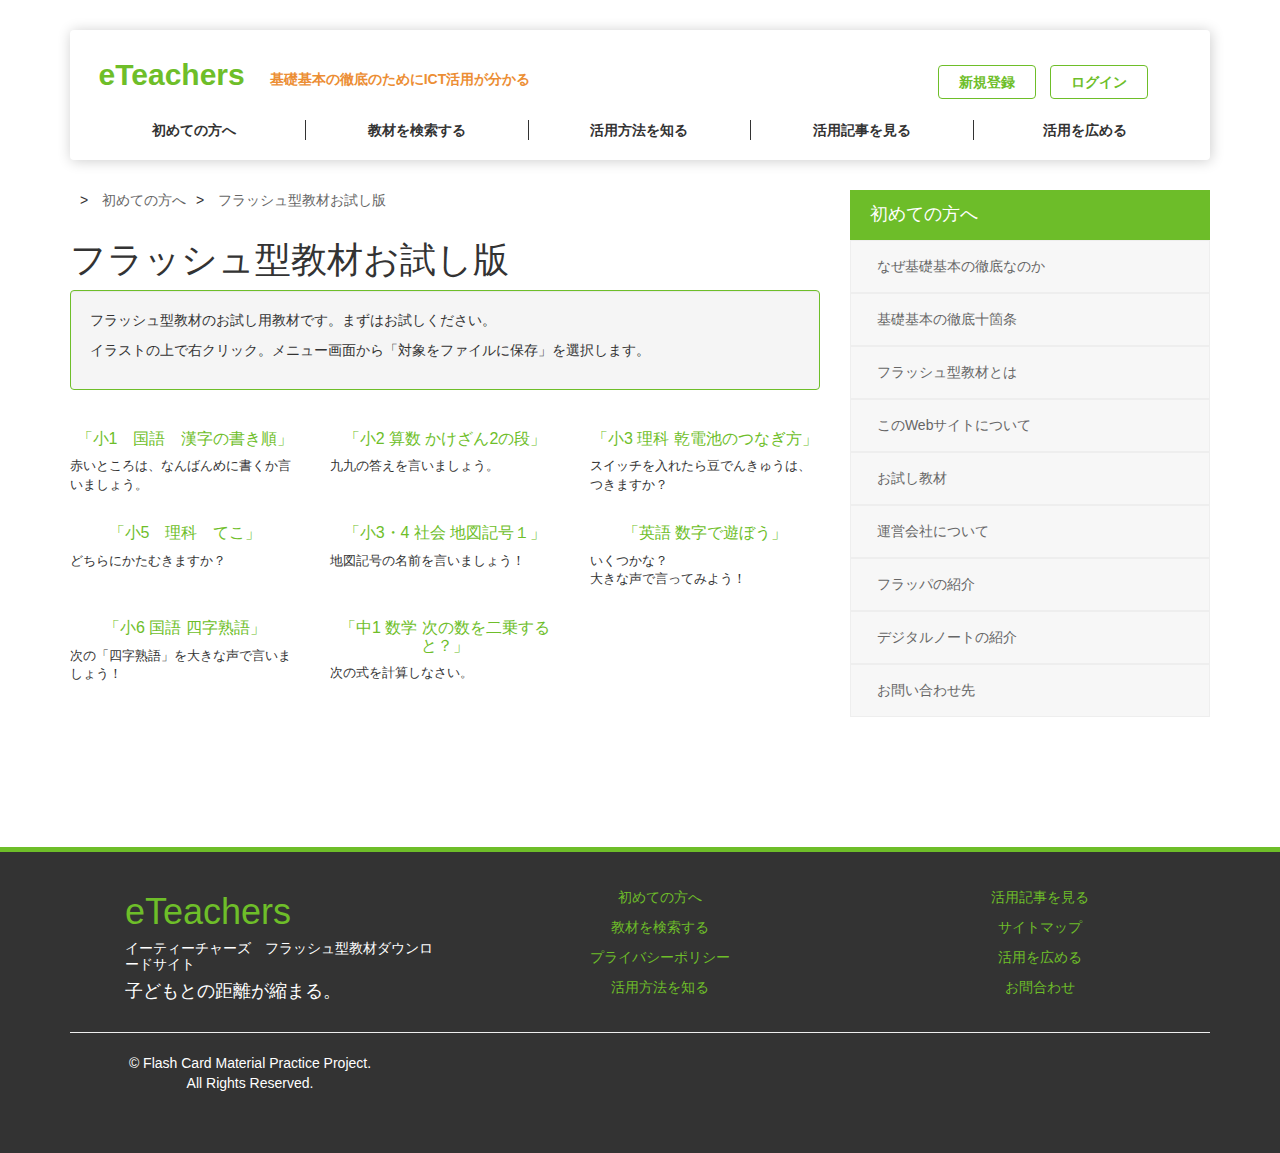
<file: guide/challenge.html>
<!DOCTYPE html>
<html>
<head>
  <link rel="stylesheet" href="../assets/css/bootstrap.css">
  <link rel="stylesheet" href="../assets/css/master.css">
  <link rel="stylesheet" href="../assets/css/nav.css">
  <link rel="stylesheet" href="../assets/css/top.css">

  <script src="https://ajax.googleapis.com/ajax/libs/jquery/2.2.4/jquery.min.js"></script></script>
  <script src="../assets/js/main.js"></script>
  <script src="../assets/js/bootstrap.js"></script>


  <link href="https://maxcdn.bootstrapcdn.com/font-awesome/4.6.3/css/font-awesome.min.css" rel="stylesheet" integrity="sha384-T8Gy5hrqNKT+hzMclPo118YTQO6cYprQmhrYwIiQ/3axmI1hQomh7Ud2hPOy8SP1" crossorigin="anonymous">

  <meta http-equiv="Content-Type" content="text/html; charset=UTF-8">

  <title>フラッシュ型教材お試し版 | eTeachers</title>
</head>

<body>
  <div class="container">
    <nav class="top-nav">
      <div class="nav-contents">
        <div class="row">
          <div class="col-sm-9">
            <a class="navbar-brand" href="../">eTeachers</a>
            <span class="navbar-brand-sub">基礎基本の徹底のためにICT活用が分かる</span>
          </div>

          <div class="col-sm-3">
            <div class="top-nav-registration">
              <button class="btn btn-primary">新規登録</button>
              <button class="btn btn-primary">ログイン</button>
            </div>
          </div>
        </div><!-- row-->

        <div class="row">
          <ul class="nav-items">
            <li><a href="../guide/index.html">初めての方へ</a></li>
            <li><a href="../register.html">教材を検索する</a></li>
            <li><a href="../how-to/learn.html">活用方法を知る</a></li>
            <li><a href="../articles/index.html">活用記事を見る</a></li>
            <li><a href="../package/index.html">活用を広める</a></li>
          </ul>
        </div><!-- row-->
      </div><!-- nav-contents -->
    </nav>
  </div><!-- container -->

  <div class="container"> 
    <div class="row">
      <div class="col-md-8">
        <div class="sub-nav">
          <ul>
            <li><a href="../"><i class="fa fa-home" aria-hidden="true"></i></a></li>
            <li><a href="../guide/index.html">初めての方へ</a></li>
            <li><a href="../guide/challenge.html">フラッシュ型教材お試し版</a></li>
          </ul> 
        </div><!-- sub-nav -->

        <section class="post-content">
          <h1>フラッシュ型教材お試し版</h1>

          <div class="well">
            <p>
              フラッシュ型教材のお試し用教材です。まずはお試しください。
            </p>
            <p>
              イラストの上で右クリック。メニュー画面から「対象をファイルに保存」を選択します。
            </p>
          </div><!-- well -->

          <div class="row">
            <div class="col-xs-12 col-sm-4">
              <div class="flash-sample-box">
                <h3>「小1　国語　漢字の書き順」</h3>
                <p>赤いところは、なんばんめに書くか言いましょう。</p>

              </div><!-- flash-sample-box -->
            </div><!-- col-xs-12 col-sm-4 -->

            <div class="col-xs-12 col-sm-4">
              <div class="flash-sample-box">
                <h3>「小2 算数 かけざん2の段」</h3>
                <p>九九の答えを言いましょう。</p>
                
              </div><!-- flash-sample-box -->
            </div><!-- col-xs-12 col-sm-4 -->

            <div class="col-xs-12 col-sm-4">
              <div class="flash-sample-box">
                <h3>「小3 理科 乾電池のつなぎ方」</h3>
                <p>スイッチを入れたら豆でんきゅうは、つきますか？</p>
                
              </div><!-- flash-sample-box -->
            </div><!-- col-xs-12 col-sm-4 -->

            <div class="col-xs-12 col-sm-4">
              <div class="flash-sample-box">
                <h3>「小5　理科　てこ」</h3>
                <p>どちらにかたむきますか？</p>
                
              </div><!-- flash-sample-box -->
            </div><!-- col-xs-12 col-sm-4 -->

            <div class="col-xs-12 col-sm-4">
              <div class="flash-sample-box">
                <h3>「小3・4 社会 地図記号１」</h3>
                <p>地図記号の名前を言いましょう！</p>
                
              </div><!-- flash-sample-box -->
            </div><!-- col-xs-12 col-sm-4 -->

            <div class="col-xs-12 col-sm-4">
              <div class="flash-sample-box">
                <h3>「英語 数字で遊ぼう」</h3>
                <p>いくつかな？<br>大きな声で言ってみよう！</p>
                
              </div><!-- flash-sample-box -->
            </div><!-- col-xs-12 col-sm-4 -->

            <div class="col-xs-12 col-sm-4">
              <div class="flash-sample-box">
                <h3>「小6 国語 四字熟語」</h3>
                <p>次の「四字熟語」を大きな声で言いましょう！</p>
                
              </div><!-- flash-sample-box -->
            </div><!-- col-xs-12 col-sm-4 -->

            <div class="col-xs-12 col-sm-4">
              <div class="flash-sample-box">
                <h3>「中1 数学 次の数を二乗すると？」</h3>
                <p>次の式を計算しなさい。</p>
                
              </div><!-- flash-sample-box -->
            </div><!-- col-xs-12 col-sm-4 -->

            
          </div>
        </section><!-- post-content -->
      </div><!-- col-md-8 -->

      <div class="col-md-4">
        <div class="sidebar-nav">
          <div class="sidebar-nav-heading">
            <h4>初めての方へ</h4>
          </div>

          <div class="sidebar-nav-items">
            <ul>
              <a href="../"><li>なぜ基礎基本の徹底なのか</li></a>
              <a href="../"><li>基礎基本の徹底十箇条</li></a>
              <a href="../"><li>フラッシュ型教材とは</li></a>
              <a href="../"><li>このWebサイトについて</li></a>
              <a href="../guide/challenge.html"><li>お試し教材</li></a>
              <a href="../"><li>運営会社について</li></a>
              <a href="../"><li>フラッパの紹介</li></a>
              <a href="../"><li>デジタルノートの紹介</li></a>
              <a href="../"><li>お問い合わせ先</li></a>
            </ul>
          </div><!-- sidebar-nav-items -->
        </div><!-- sidebar-nav -->

        
      </div><!-- col-md-4 -->
    </div><!-- row -->
  </div><!-- container -->

  

  <footer class="footer">
    <div class="container text-center">
      <br>
      <div class="row">
        <div class="col-lg-12">
          <div class="col-md-4">
            <ul class="footer-company">
              <h1 class="footer-brand">eTeachers</h1>
              <h5>イーティーチャーズ　フラッシュ型教材ダウンロードサイト</h5>
              <h4>子どもとの距離が縮まる。</h4>
            </ul>
          </div>
          <div class="col-md-4">
            <ul class="footer-links">
              <li><a href="../guide/index.html">初めての方へ</a></li>
              <li><a href="../register.html">教材を検索する</a></li>
              <li><a href="../privacy/index.html">プライバシーポリシー</a></li>
              <li><a href="../how-to/learn.html">活用方法を知る</a></li>
            </ul>
          </div>
          <div class="col-md-4">
            <ul class="footer-links">
              <li><a href="../articles/index.html">活用記事を見る</a></li>   
              <li><a href="../#">サイトマップ</a></li> 
              <li><a href="../package/index.html">活用を広める</a></li>
              <li><a href="../contact/index.html">お問合わせ</a></li>
            </ul>
          </div>  
        </div>
      </div><!-- row -->
      <hr>
        <div class="row">
            <div class="col-md-4">
              <p>© Flash Card Material Practice Project.<br>All Rights Reserved.</p>
            </div>
        </div>
    </div>
  </footer>
</body>

</html>
</file>
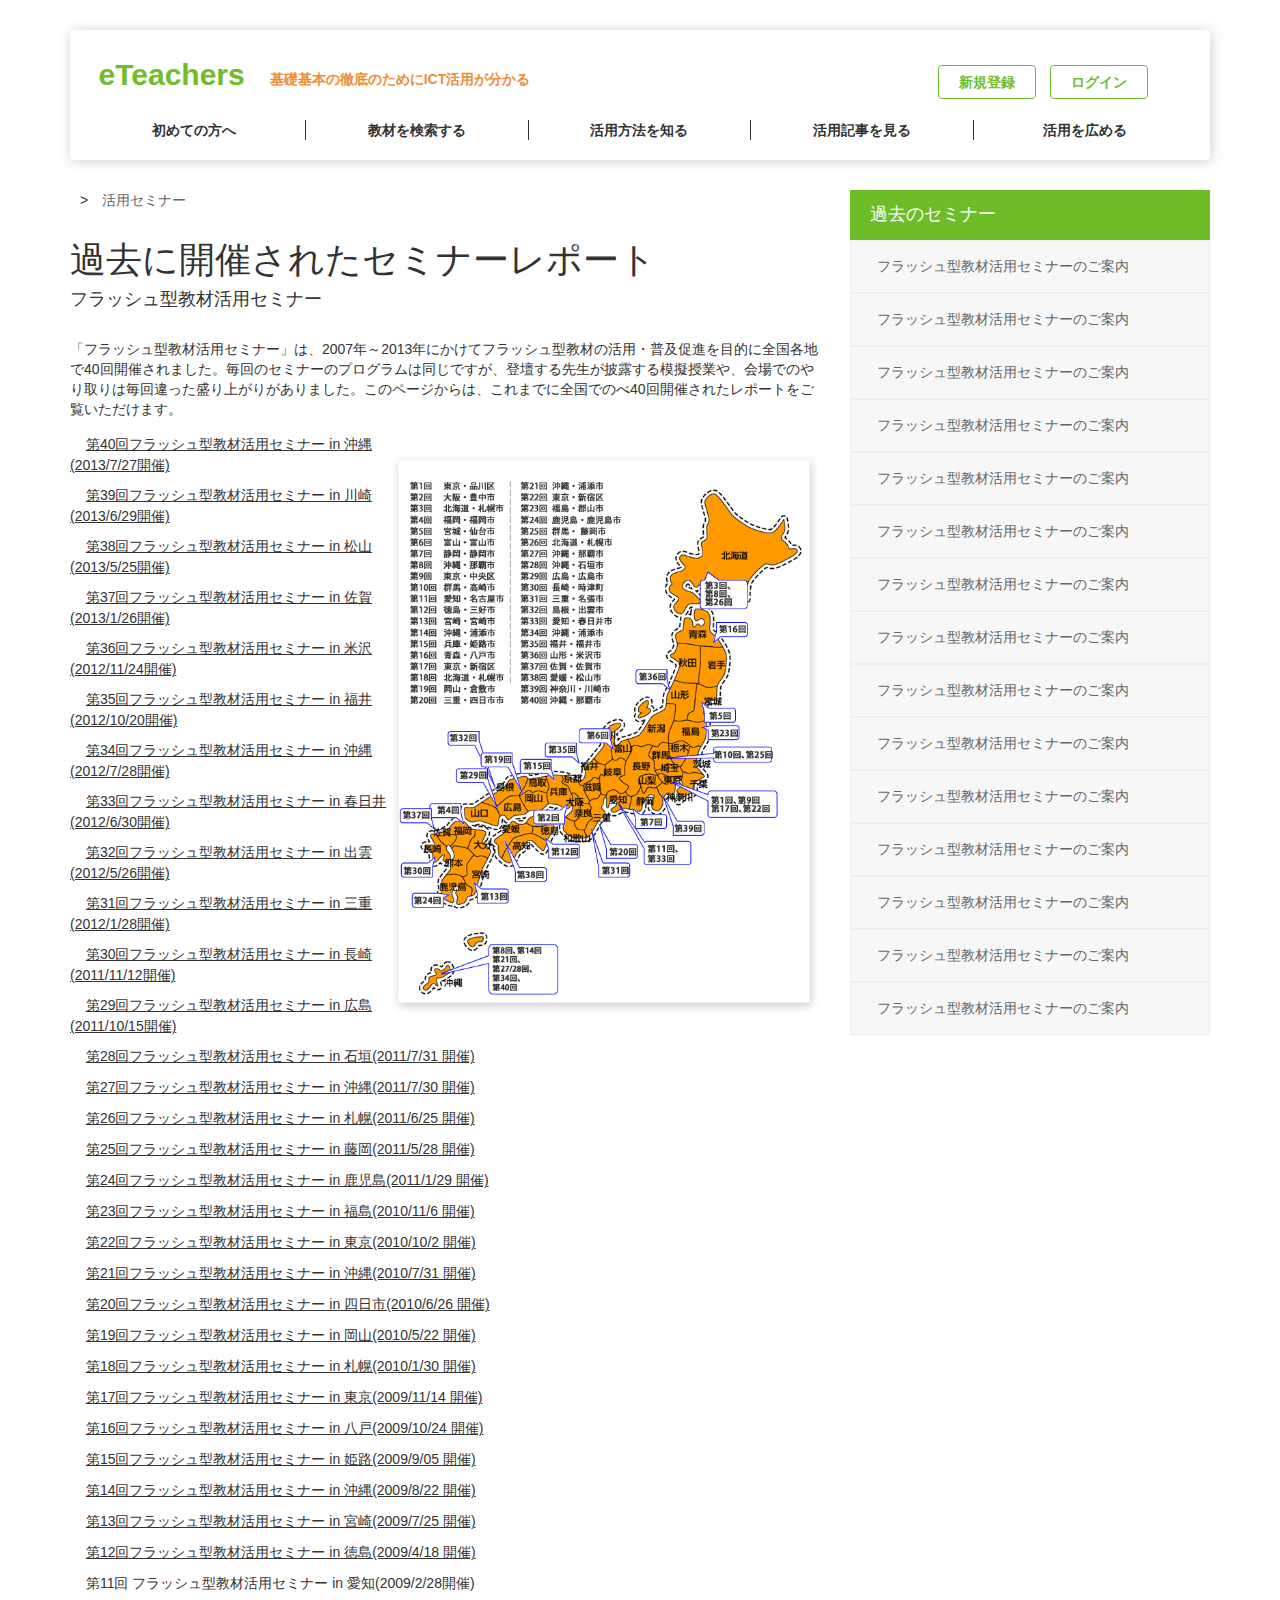
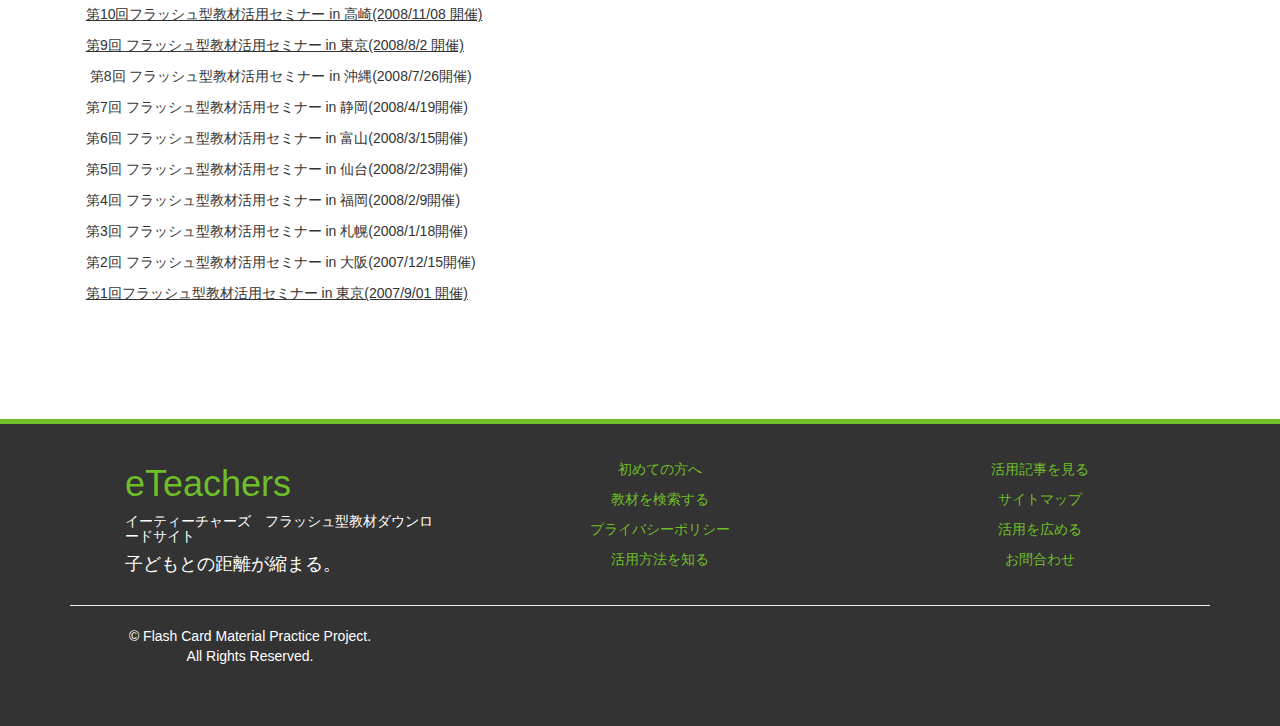
<file: seminar/list_seminar.html>
<!DOCTYPE html>
<html>
<head>
  <link rel="stylesheet" href="../assets/css/bootstrap.css">
  <link rel="stylesheet" href="../assets/css/master.css">
  <link rel="stylesheet" href="../assets/css/nav.css">
  <link rel="stylesheet" href="../assets/css/top.css">

  <script src="https://ajax.googleapis.com/ajax/libs/jquery/2.2.4/jquery.min.js"></script></script>
  <script src="../assets/js/main.js"></script>
  <script src="../assets/js/bootstrap.js"></script>


  <link href="https://maxcdn.bootstrapcdn.com/font-awesome/4.6.3/css/font-awesome.min.css" rel="stylesheet" integrity="sha384-T8Gy5hrqNKT+hzMclPo118YTQO6cYprQmhrYwIiQ/3axmI1hQomh7Ud2hPOy8SP1" crossorigin="anonymous">

  <meta http-equiv="Content-Type" content="text/html; charset=UTF-8">

  <title>活用セミナー | eTeachers</title>
</head>

<body>
  <div class="container">
    <nav class="top-nav">
      <div class="nav-contents">
        <div class="row">
          <div class="col-sm-9">
            <a class="navbar-brand" href="../">eTeachers</a>
            <span class="navbar-brand-sub">基礎基本の徹底のためにICT活用が分かる</span>
          </div>

          <div class="col-sm-3">
            <div class="top-nav-registration">
              <button class="btn btn-primary">新規登録</button>
              <button class="btn btn-primary">ログイン</button>
            </div>
          </div>
        </div><!-- row-->

        <div class="row">
          <ul class="nav-items">
            <li><a href="../guide/index.html">初めての方へ</a></li>
            <li><a href="../register.html">教材を検索する</a></li>
            <li><a href="../how-to/learn.html">活用方法を知る</a></li>
            <li><a href="../articles/index.html">活用記事を見る</a></li>
            <li><a href="../package/index.html">活用を広める</a></li>
          </ul>
        </div><!-- row-->
      </div><!-- nav-contents -->
    </nav>
  </div><!-- container -->

  <div class="container"> 
    <div class="row">
      <div class="col-md-8">
        <div class="sub-nav">
          <ul>
            <li><a href="../"><i class="fa fa-home" aria-hidden="true"></i></a></li>
            <li><a href="../seminar/index.html">活用セミナー</a></li>
          </ul> 
        </div><!-- sub-nav -->

        <section class="post-content">
          <div class="post-content-heading">
            <h1>過去に開催されたセミナーレポート</h1>
            <h4>フラッシュ型教材活用セミナー</h4>
          </div>

          <p> 
            「フラッシュ型教材活用セミナー」は、2007年～2013年にかけてフラッシュ型教材の活用・普及促進を目的に全国各地で40回開催されました。毎回のセミナーのプログラムは同じですが、登壇する先生が披露する模擬授業や、会場でのやり取りは毎回違った盛り上がりがありました。このページからは、これまでに全国でのべ40回開催されたレポートをご覧いただけます。
          </p>

          <img src="../assets/images/seminar/FlashSeminarMap.png" class="img-responsive screenshot" alt="Flash Seminar Map" style="width: 55%; float: right; margin-right: 10px" />

          <ul class="seminar-list">
            <li><a href="seminar201307okinawa.html">第40回フラッシュ型教材活用セミナー in 沖縄(2013/7/27開催)</a></li>
            <li><a href="seminar201306kawasaki.html">第39回フラッシュ型教材活用セミナー in 川崎(2013/6/29開催)</a></li>
            <li><a href="seminar201305matsuyama.html">第38回フラッシュ型教材活用セミナー in 松山(2013/5/25開催)</a></li>
            <li><a href="seminar201301saga.html">第37回フラッシュ型教材活用セミナー in 佐賀(2013/1/26開催)</a></li>
            <li><a href="seminar201211yonezawa.html">第36回フラッシュ型教材活用セミナー in 米沢(2012/11/24開催)</a></li>
            <li><a href="seminar201210fukui.html">第35回フラッシュ型教材活用セミナー in 福井(2012/10/20開催)</a></li>
            <li><a href="seminar201208okinawa.html">第34回フラッシュ型教材活用セミナー in 沖縄(2012/7/28開催)</a></li>
            <li><a href="seminar201207kasugai.html">第33回フラッシュ型教材活用セミナー in 春日井(2012/6/30開催)</a></li>
            <li><a href="seminar201206izumo.html">第32回フラッシュ型教材活用セミナー in 出雲(2012/5/26開催)</a></li>
            <li><a href="seminar201201nabari.html">第31回フラッシュ型教材活用セミナー in 三重(2012/1/28開催)</a></li>
            <li><a href="seminar201111nagasaki.html">第30回フラッシュ型教材活用セミナー in 長崎(2011/11/12開催)</a></li>
            <li><a href="seminar201110hiroshima.html">第29回フラッシュ型教材活用セミナー in 広島(2011/10/15開催)</a></li>
            <li><a href="seminar201107ishigaki.html">第28回フラッシュ型教材活用セミナー in 石垣(2011/7/31 開催)</a></li>
            <li><a href="seminar201107okinawa.html">第27回フラッシュ型教材活用セミナー in 沖縄(2011/7/30 開催)</a></li>
            <li><a href="seminar201106sapporo.html">第26回フラッシュ型教材活用セミナー in 札幌(2011/6/25 開催)</a></li>
            <li><a href="seminar201105fujioka.html">第25回フラッシュ型教材活用セミナー in 藤岡(2011/5/28 開催)</a></li>
            <li><a href="seminar201101kagoshima.html">第24回フラッシュ型教材活用セミナー in 鹿児島(2011/1/29 開催)</a></li>
            <li><a href="seminar201011fukushima.html">第23回フラッシュ型教材活用セミナー in 福島(2010/11/6 開催)</a></li>
            <li><a href="seminar201010tokyo.html">第22回フラッシュ型教材活用セミナー in 東京(2010/10/2 開催)</a></li>
            <li><a href="seminar201007okinawa.html">第21回フラッシュ型教材活用セミナー in 沖縄(2010/7/31 開催)</a></li>
            <li><a href="seminar201006yokkaichi.html">第20回フラッシュ型教材活用セミナー in 四日市(2010/6/26 開催)</a></li>
            <li><a href="seminar201005kurashiki.html">第19回フラッシュ型教材活用セミナー in 岡山(2010/5/22 開催)</a></li>
            <li><a href="seminar201001sapporo.html">第18回フラッシュ型教材活用セミナー in 札幌(2010/1/30 開催)</a></li>
            <li><a href="seminar200911tokyo.html">第17回フラッシュ型教材活用セミナー in 東京(2009/11/14 開催)</a></li>
            <li><a href="seminar200910hachinohe.html">第16回フラッシュ型教材活用セミナー in 八戸(2009/10/24 開催)</a></li>
            <li><a href="seminar200910himeji.html">第15回フラッシュ型教材活用セミナー in 姫路(2009/9/05 開催)</a></li>
            <li><a href="seminar200909okinawa.html">第14回フラッシュ型教材活用セミナー in 沖縄(2009/8/22 開催)</a></li>
            <li><a href="seminar200908miyazaki.html">第13回フラッシュ型教材活用セミナー in 宮崎(2009/7/25 開催)</a></li>
            <li><a href="seminar200904tokushima.html">第12回フラッシュ型教材活用セミナー in 徳島(2009/4/18 開催)</a></li>
            <li>第11回 フラッシュ型教材活用セミナー in 愛知(2009/2/28開催)</li>
            <li><a href="seminar200811gunma.html">第10回フラッシュ型教材活用セミナー in 高崎(2008/11/08 開催)</a></li>
            <li><a href="seminar200809tokyo.html">第9回 フラッシュ型教材活用セミナー in 東京(2008/8/2 開催)</a></li>
            <li>      第8回 フラッシュ型教材活用セミナー in 沖縄(2008/7/26開催)</li>
            <li>第7回 フラッシュ型教材活用セミナー in 静岡(2008/4/19開催)</li>
            <li>第6回 フラッシュ型教材活用セミナー in 富山(2008/3/15開催)</li>
            <li>第5回 フラッシュ型教材活用セミナー in 仙台(2008/2/23開催)</li>
            <li>第4回 フラッシュ型教材活用セミナー in 福岡(2008/2/9開催)</li>
            <li>第3回 フラッシュ型教材活用セミナー in 札幌(2008/1/18開催)</li>
            <li>第2回 フラッシュ型教材活用セミナー in 大阪(2007/12/15開催)</li>
            <li><a href="seminar200709tokyo.html">第1回フラッシュ型教材活用セミナー in 東京(2007/9/01 開催)</a></li>
          </ul>
            



        </section><!-- post-content -->
      </div><!-- col-md-8 -->

      <div class="col-md-4">
        <div class="sidebar-nav">
          <div class="sidebar-nav-heading">
            <h4>過去のセミナー</h4>
          </div>

          <div class="sidebar-nav-items">
            <ul>
              <a href="../"><li>フラッシュ型教材活用セミナーのご案内</li></a>
              <a href="../"><li>フラッシュ型教材活用セミナーのご案内</li></a>
              <a href="../"><li>フラッシュ型教材活用セミナーのご案内</li></a>
              <a href="../"><li>フラッシュ型教材活用セミナーのご案内</li></a>
              <a href="../"><li>フラッシュ型教材活用セミナーのご案内</li></a>
              <a href="../"><li>フラッシュ型教材活用セミナーのご案内</li></a>
              <a href="../"><li>フラッシュ型教材活用セミナーのご案内</li></a>
              <a href="../"><li>フラッシュ型教材活用セミナーのご案内</li></a>
              <a href="../"><li>フラッシュ型教材活用セミナーのご案内</li></a>
              <a href="../"><li>フラッシュ型教材活用セミナーのご案内</li></a>
              <a href="../"><li>フラッシュ型教材活用セミナーのご案内</li></a>
              <a href="../"><li>フラッシュ型教材活用セミナーのご案内</li></a>
              <a href="../"><li>フラッシュ型教材活用セミナーのご案内</li></a>
              <a href="../"><li>フラッシュ型教材活用セミナーのご案内</li></a>
              <a href="../"><li>フラッシュ型教材活用セミナーのご案内</li></a>
            </ul>
          </div><!-- sidebar-nav-items -->
        </div><!-- sidebar-nav -->
      </div><!-- col-md-4 -->
    </div><!-- row -->
  </div><!-- container -->

  

  <footer class="footer">
    <div class="container text-center">
      <br>
      <div class="row">
        <div class="col-lg-12">
          <div class="col-md-4">
            <ul class="footer-company">
              <h1 class="footer-brand">eTeachers</h1>
              <h5>イーティーチャーズ　フラッシュ型教材ダウンロードサイト</h5>
              <h4>子どもとの距離が縮まる。</h4>
            </ul>
          </div>
          <div class="col-md-4">
            <ul class="footer-links">
              <li><a href="../guide/index.html">初めての方へ</a></li>
              <li><a href="../register.html">教材を検索する</a></li>
              <li><a href="../privacy/index.html">プライバシーポリシー</a></li>
              <li><a href="../how-to/learn.html">活用方法を知る</a></li>
            </ul>
          </div>
          <div class="col-md-4">
            <ul class="footer-links">
              <li><a href="../articles/index.html">活用記事を見る</a></li>   
              <li><a href="../#">サイトマップ</a></li> 
              <li><a href="../package/index.html">活用を広める</a></li>
              <li><a href="../contact/index.html">お問合わせ</a></li>
            </ul>
          </div>  
        </div>
      </div><!-- row -->
      <hr>
        <div class="row">
            <div class="col-md-4">
              <p>© Flash Card Material Practice Project.<br>All Rights Reserved.</p>
            </div>
        </div>
    </div>
  </footer>
</body>

</html>
</file>
<file: assets/css/master.css>
/* general */

#top {
  background: url(../images/students_2.jpg);
  background-repeat: no-repeat;
  background-size: cover;
  background-repeat: no-repeat;
  background-position: 50% 50%;
}

h3 {
  color: #6ebe29 !important;
}

.contents-panel h3 {
  margin-left: 20px;
}

.photo_box {
  width: 200px;
  float: right;
  margin: 0 0 10px 30px;
}

.sub-title {
  padding-left: 10px;
  color: gray;
  font-size: 0.7em;
}

.circle {
  color: white !important;
  width:50px;
  height:50px;
  border-radius:50%;
  font-size: 20px;
  color:#fff;
  line-height: 2.4;
  text-align:center;
  background: #cccccc;
  margin: 0 auto;
}

td .label-tag {
  display: inline-block;
}

a.label-tag {
  text-decoration: none !important;
}

.label-tag {
  display: inline-table;
  line-height: 1;
  text-align: center;
  white-space: nowrap;
  vertical-align: baseline;
  border-radius: .25em;
  padding: 3px 20px;
  font-size: 12px;
  font-weight: 200;
  background-color: white;
  color: #666;
  border: 1px solid #666;
  margin-right: 10px;
}

.label-tag-sm {
  display: inline-table;
  padding: 3px 10px;
  line-height: 1;
  text-align: center;
  white-space: nowrap;
  vertical-align: baseline;
  border-radius: .25em;
  font-size: 12px;
  font-weight: 200;
  background-color: white;
  color: #666;
  border: 1px solid #666;
  margin-right: 5px;
  margin-left: 5px;
}

.no-bullets {
  list-style-type: none;
  padding-left: 0px;
}

figcaption {
  margin-top: 15px;
}

.table tr td a {
  color: #333;
  text-decoration: underline;
}

.table th {
  white-space: nowrap;
}

.td_midasi {
  background: #f7f7f7;
}

/* sub-nav */

.sub-nav {
  margin-top: 30px;
  margin-bottom: 10px;
}

.sub-nav ul {
  list-style-type: none;
  padding-left: 0px;
}

.sub-nav li {
  display: inline;
}

.sub-nav li::after { 
  content: ">";
  padding-left: 10px;
  padding-right: 10px;
  text-align: center;
}

.sub-nav li a { 
  color: #666;
  text-decoration: none;
}

.sub-nav li:first-child a { 
  color: #6ebe29;
}

.sub-nav li:last-child:after {
  content: "";
}

.screenshot {
  border: 1px solid whitesmoke; 
  border-radius: 3px; 
  box-shadow: 1px 3px 8px rgba(0, 0, 0, 0.2);
}

/* sidebar-nav */

.sidebar-nav {
  margin-top: 30px;
  margin-bottom: 30px;
}

.sidebar-ranking-nav {
  margin-top: 30px;
  margin-bottom: 30px;
}

.sidebar-ranking-nav ul {
  list-style-type: none;
  padding-left: 0px;
}

.sidebar-ranking-nav li {
  padding-top: 15px;
  padding-bottom: 15px;
  padding-left: 10px;
  background: #f7f7f7;
  border: 1px solid #eeeeee;
}

.sidebar-nav-heading {
  background: rgb(109, 189, 41);
  font-weight: 600;
  padding: 5px;
  padding-left: 20px;
  color: white;
}

.sidebar-nav ul {
  list-style-type: none;
  padding-left: 0px;
}

.sidebar-nav li {
  padding-top: 15px;
  padding-bottom: 15px;
  padding-left: 10px;
  background: #f7f7f7;
  border: 1px solid #eeeeee;
}

.sidebar-nav a {
  color: #666;
}

.sidebar-nav a:hover {
  text-decoration: none;
}

.sidebar-nav li:hover {
  background: white;
  -o-transition:.2s linear;
  -ms-transition:.2s linear;
  -moz-transition:.2s linear;
  -webkit-transition:.2s linear;
  transition:.2s linear;
}

.sidebar-nav a li:before {
  content: "\f0a9";
  font-family: FontAwesome;
  font-style: normal;
  font-weight: normal;
  text-decoration: inherit;
  padding-right: 5px;
  color: #6ebe29;
}

.sidebar-rankings {
  padding-top: 15px;
  padding-bottom: 15px;
  padding-left: 10px;
  background: #f7f7f7;
  border: 1px solid #eeeeee;
}

.sidebar-rankings li:before {
  content: "";
}

.sidebar-rankings .badge {
  margin-right: 10px;
  background: #6ebe29;
}

.sidebar-tag-items {
  background: #f7f7f7;
  padding: 20px;
}

.sidebar-tag-items-container {
  margin: 0 auto;
  display: block;
}

/* コンテンツ */

.post-content {
  margin-top: 30px;
}

.post-content img {
  margin: 30px 0px;
}

.post-content .col-sm-6 img {
  margin-top: 0px;
}

.post-content-heading {
  margin-bottom: 30px;
}

.post-content-intro img {
  width: 40%;
}

.post-content-intro p {
  float: left;
  width: 60%;
  padding-right: 20px;
}

.post-panel {
  margin-top: 60px;
  border-top: 3px solid #6ebe29;
  padding-top: 7px;
}

.post-panel-content {
  margin-top: 30px;
}

.post-panel-content p {
  color: #666;
  line-height: 1.8;
  letter-spacing: 1px;
}

.post-panel-content img {
  width: 100%;
  margin-bottom: 30px;
}

.post-snippet-image {
  width: 40%;
}

.post-snippet-image img {
  width: inherit;
  display: inline;
}

.post-snippet-text {
  width: 60%;
  float: right;
  padding: 15px;
}

.post-menu-panel {
  margin-top: 30px;
  border: 3px solid #f7f7f7;
}

.post-menu-panel h4 {
  padding: 20px;
  margin-top: 0px;
  margin-bottom: 0px;
  background: #8ACB2F;
  color: #fff !important;
  font-size: 16px;
  text-align: center;
}
.post-menu-panel h4 a {
  color: #fff;
}

.post-menu-panel h4 a:hover {
  color: #fff;
}

.footnotes {
  margin-top: 30px;
}

.article-tabs {
  margin-top: 50px;
}

.article-container {
  border-bottom: 3px solid #6ebe29;
  padding-top: 40px;
  padding-bottom: 40px;
}

.article-container h3 {
  border-bottom: 2px dotted #333;
  padding-bottom: 10px;
}

.article-container h3 a {
  color: #333;
  text-decoration: none;
}

.forum-topic-panel {
  border-top: 7px solid #6ebe29;
  border-right: 2px solid #6ebe29;
  border-left: 2px solid #6ebe29;
  border-bottom: 2px solid #6ebe29;
  padding: 20px;
}

.forum-topic-panel h1 {
  color: #6ebe29;
  font-weight: 600;
  margin-top: 5px;
}

.forum-topic-details {
  margin-top: 15px;
  margin-bottom: 15px;
}

.forum-topic-details-items {
  margin-right: 20px;
}

.forum-post {
  border-top: 2px dotted #8ACB2F;
  padding-top: 20px;
  padding-bottom: 20px;
}

.forum-post-info {
  margin-bottom: 10px;
  color: #999;
}

.forum-post-info .fa {
  margin-left: 10px;
}

.forum-post-title h5 {
  font-size: 16px;
  font-weight: 600;
}

.liked {
  color: red;
}

.news-table tr td:first-child {
  text-overflow: ellipsis; 
  overflow: hidden; 
  white-space:nowrap;
}

.news-table {
  margin-top: 50px;
}

.news-break {
  width: 350px;
  border: 2px solid #6ebe29;
  margin-bottom: 20px;
}

.flash-sample-box h3 {
  font-size: 16px;
  text-align: center;
} 

.flash-sample-box p {
  font-size: 13px;
} 

.sidebar-nav-items li.active {
  background-color: #fff;
}

.sidebar-nav-items .btn-download {
  clear: both;
  display: block;
  margin-top: 10px;
  margin-bottom: 10px;
}

.seminar-list {
  list-style-type: none;
  padding-left: 0px;
}

.seminar-list li {
  padding: 5px 0px;
}

.seminar-list li:before {
  content: "\f0a9";
  font-family: FontAwesome;
  font-style: normal;
  font-weight: normal;
  text-decoration: inherit;
  padding-right: 5px;
  color: #6ebe29;
}

.seminar-list li a {
  color: #333;
  text-decoration: underline;
}

.leaflet-box img {
  border: 1px solid #eee;
  display: table;
  margin-right: auto;
  margin-left: auto;
}

.leaflet-box p {
  border: 1px solid #eee;
}

.leaflet-box figcaption {
  margin-bottom: 30px;
  text-align: center;
  font-size: 12px;
  color: #777;
  margin-top: 0px;
}

.title_h3 {
  font-size: 20px;
  padding-bottom: 10px;
  border-bottom: 1px dotted gray;
}

.center img {
  margin-right: auto;
  margin-left: auto;
  display: table;
}

.package-box {
  height: 160px;
  background: #f7f7f7;
}

.package-box p {
  padding: 10px 20px;
}

.package-box h3 {
  color: #fff !important;
  padding: 10px 20px;
  background: #6ebe29;
  font-size: 16px;
}

.package-box .btn {
  bottom: 0px;
  right: 15px;
  position: absolute;
}

.package-number {
  background: #f7f7f7;
  border-radius: 50%;
  color: #333;
  font-size: 12px;
  padding: 5px;
  margin-right: 10px;
}

.float_right {
  float: right; 
  margin-top: 0px !important;
}


/* フッター */

footer {
  border-top: 5px solid #6ebe29;
  margin-top: 100px;
  background: #333333;
  padding-bottom: 50px;
  color: white;
}

footer ul {
  list-style-type: none;
}

footer li {
  padding: 5px 0px;
}

.footer-brand {
  color: #6ebe29;
}

.footer-links {
  margin-top: 10px;
}

.footer-contents {
  margin-top: 20px;
}

.footer-company {
  text-align: left;
}

.footer-info li {
  display: inline;
  padding: 10px 100px;
}
</file>
<file: assets/css/nav.css>
/* トップナビゲーション */

.top-nav {
  height: 130px;
  margin-right: auto;
  margin-left: auto;
  margin-top: 30px;
  border-radius: 4px;
}

#top .top-nav {
  background: rgba(255,255,255,0.7);
  box-shadow: none;
}

.top-nav {
  background: #fff;
  box-shadow: 1px 1px 14px rgba(0, 0, 0, 0.2);
}

.top-nav-registration {
  margin-top: 15px;
}

.top-nav-registration button {
  margin: 0 5px;
  padding-left: 20px;
  padding-right: 20px;
}

nav ul {
  list-style-type: none;
}

.nav-contents {
  width: 95%;
  margin-right: auto;
  margin-left: auto;
  padding-top: 20px;
}

.navbar-brand-sub {
  color: #EC8E34;
  line-height: 4.2;
  font-weight: 600;
  margin-left: 10px;
}

.nav-items {
  border-radius: 4px;
  overflow: hidden;
  margin:  0;
  padding: 0;
  list-style: none;
  display: table;
  table-layout: fixed;
  width: 100%;
  text-align: center;
}

.nav-items li {
  display: table-cell;
  -o-transition:.1s linear;
  -ms-transition:.1s linear;
  -moz-transition:.1s linear;
  -webkit-transition:.1s linear;
  transition:.1s linear;
  padding-bottom: 17px;
}

.nav-items li.active {
  border-bottom: 4px solid #6ebe29;
}

.nav-items li:hover {
  border-bottom: 4px solid #6ebe29;
}

.nav-items li:active {
  border-bottom: 4px solid #6ebe29;
}

.nav-items li a {
  color: #333;
  font-weight: 600;
  text-decoration: none;
  display: block;
  border-right: 1px solid #333;
  margin-top: 11px;
}

.nav-items li:last-child a {
  border-right: none;
}
</file>
<file: assets/css/top.css>
#top-copy {
  margin-top: 100px;
  color: #f9f9f9;
  text-shadow: 3px 1px 25px #010101;
  margin-bottom: 300px;
}

#top-copy h1 {
  font-weight: 600;
}

#top-copy p {
  font-weight: 600;
}

#top-main {
  margin-top: 50px;
}

.information {
  border-top: 5px solid #6ebe29;
  min-height: 300px;
  background: transparent;
}

.information .table {
  margin-top: 30px;
}

.information-panel {
  height: 170px;
}

.information-panel-heading {
  height: 50px;
  text-align: center;
  background: #6ebe29;
  padding: 1px;
  color: white;
}

.information-panel-heading h3 {
  font-size: 16px;
  color: white !important;
} 

.information-panel-body {
  height: 120px;
  text-align: center;
  background: #6ebe29;
  background: rgba(119, 195, 41, 0.6);
  padding-top: 15px;
  padding-bottom: 15px;
  color: white;
}

.information-panel-body p {
  font-size: 16px;
}

.information-panel-body-large {
  font-size: 24px;
  font-weight: 600;
}

.dvd-banner {
  margin-top: 30px;
  background: gray;
  padding: 20px;
  color: white;
}

.dvd-banner-large {
  font-size: 24px;
}

.ranking {
  margin-top: 50px;
  padding-bottom: 30px;
  border-top: 5px solid #6ebe29;
  min-height: 300px;
  background: rgb(239, 242, 245);
  text-align: center;
}

.ranking h3 {
  text-align: left;
}

.ranking-body {
  margin-top: 50px;
}

.ranking-body button {
  margin-top: 10px;
  border-radius: 0px;
}

.card-details {
  margin-top: 20px;
  height: 30px;
  color: white;
  font-size: 11px;
  width: 100%;
}

.card-grade {
  background: rgb(73, 180, 238);
  padding: 7px 21px;
}

.card-course {
  background: rgb(41, 109, 215);
  padding: 7px 21px;
}

.card-image {
  height: 100px;
  background: gray;
  width: 100%;
}

.card-description {
  margin-top: 10px;
  text-align: left;
}
</file>
